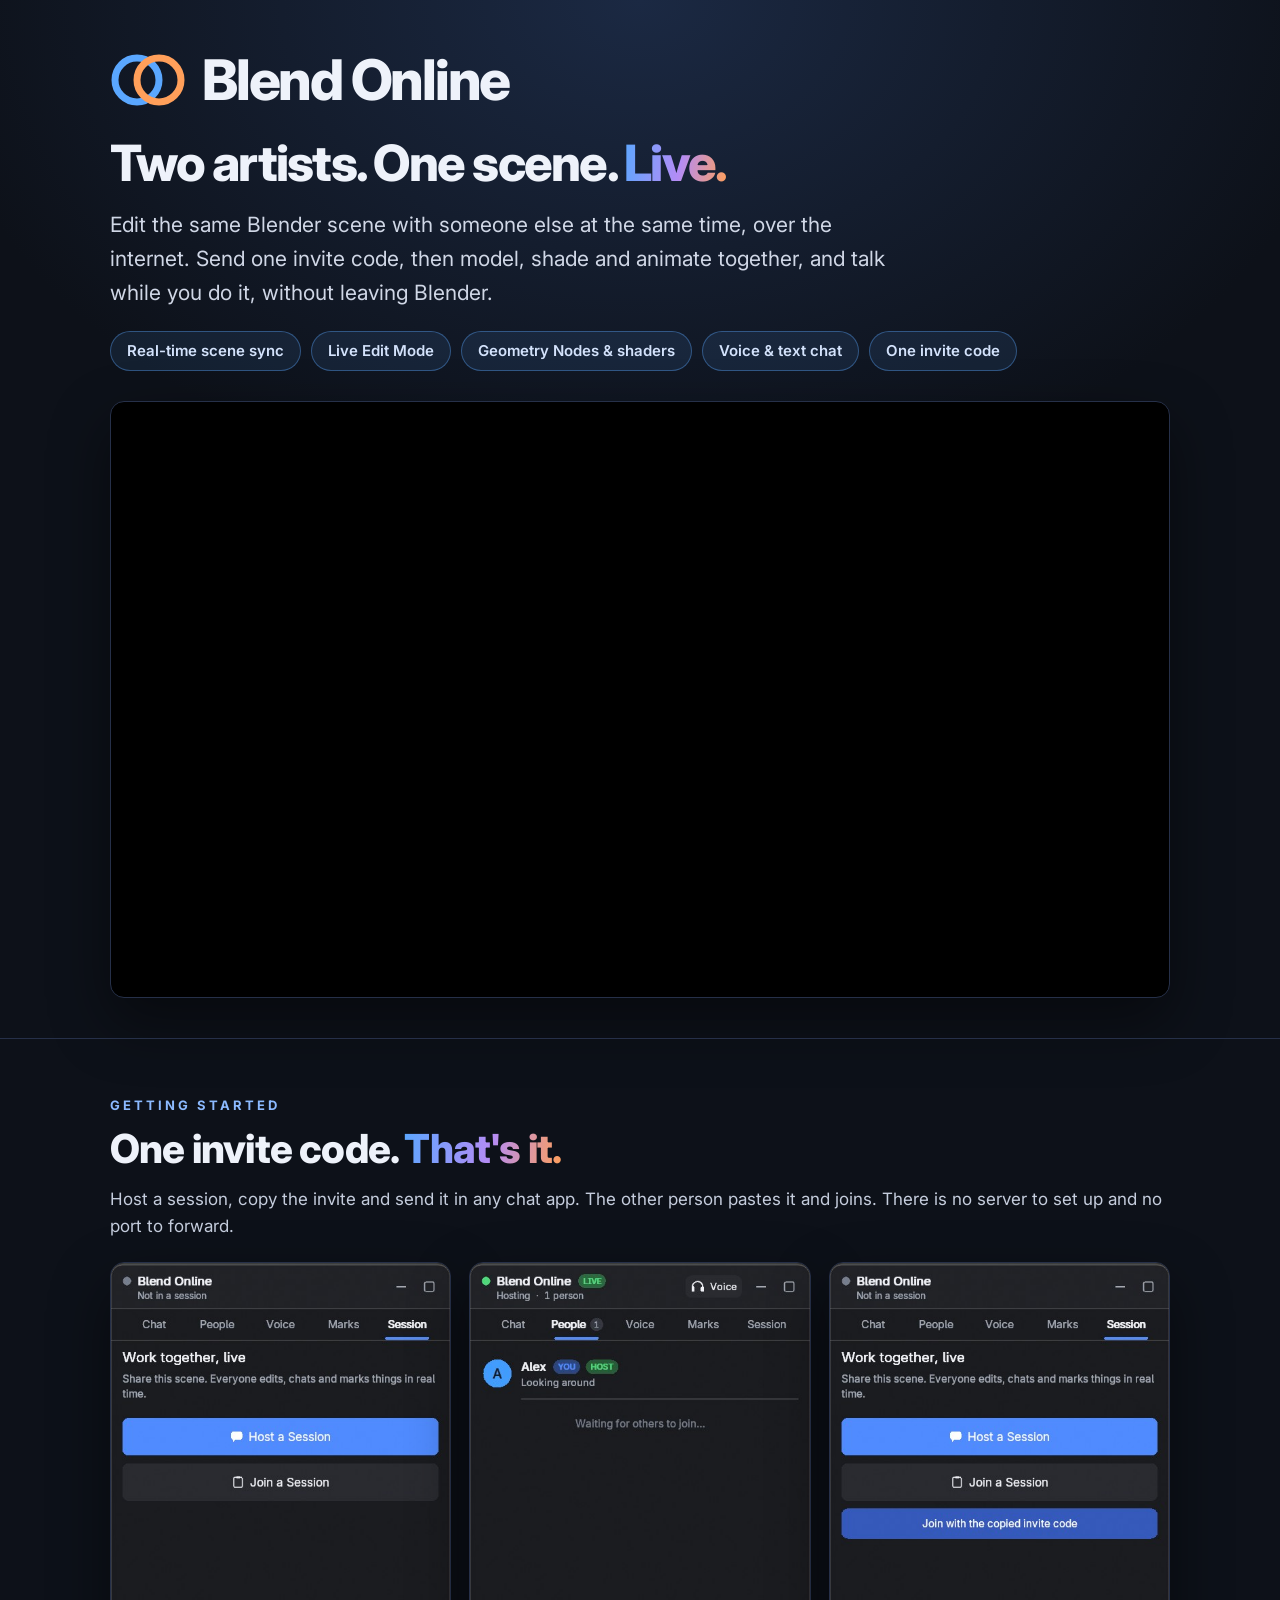
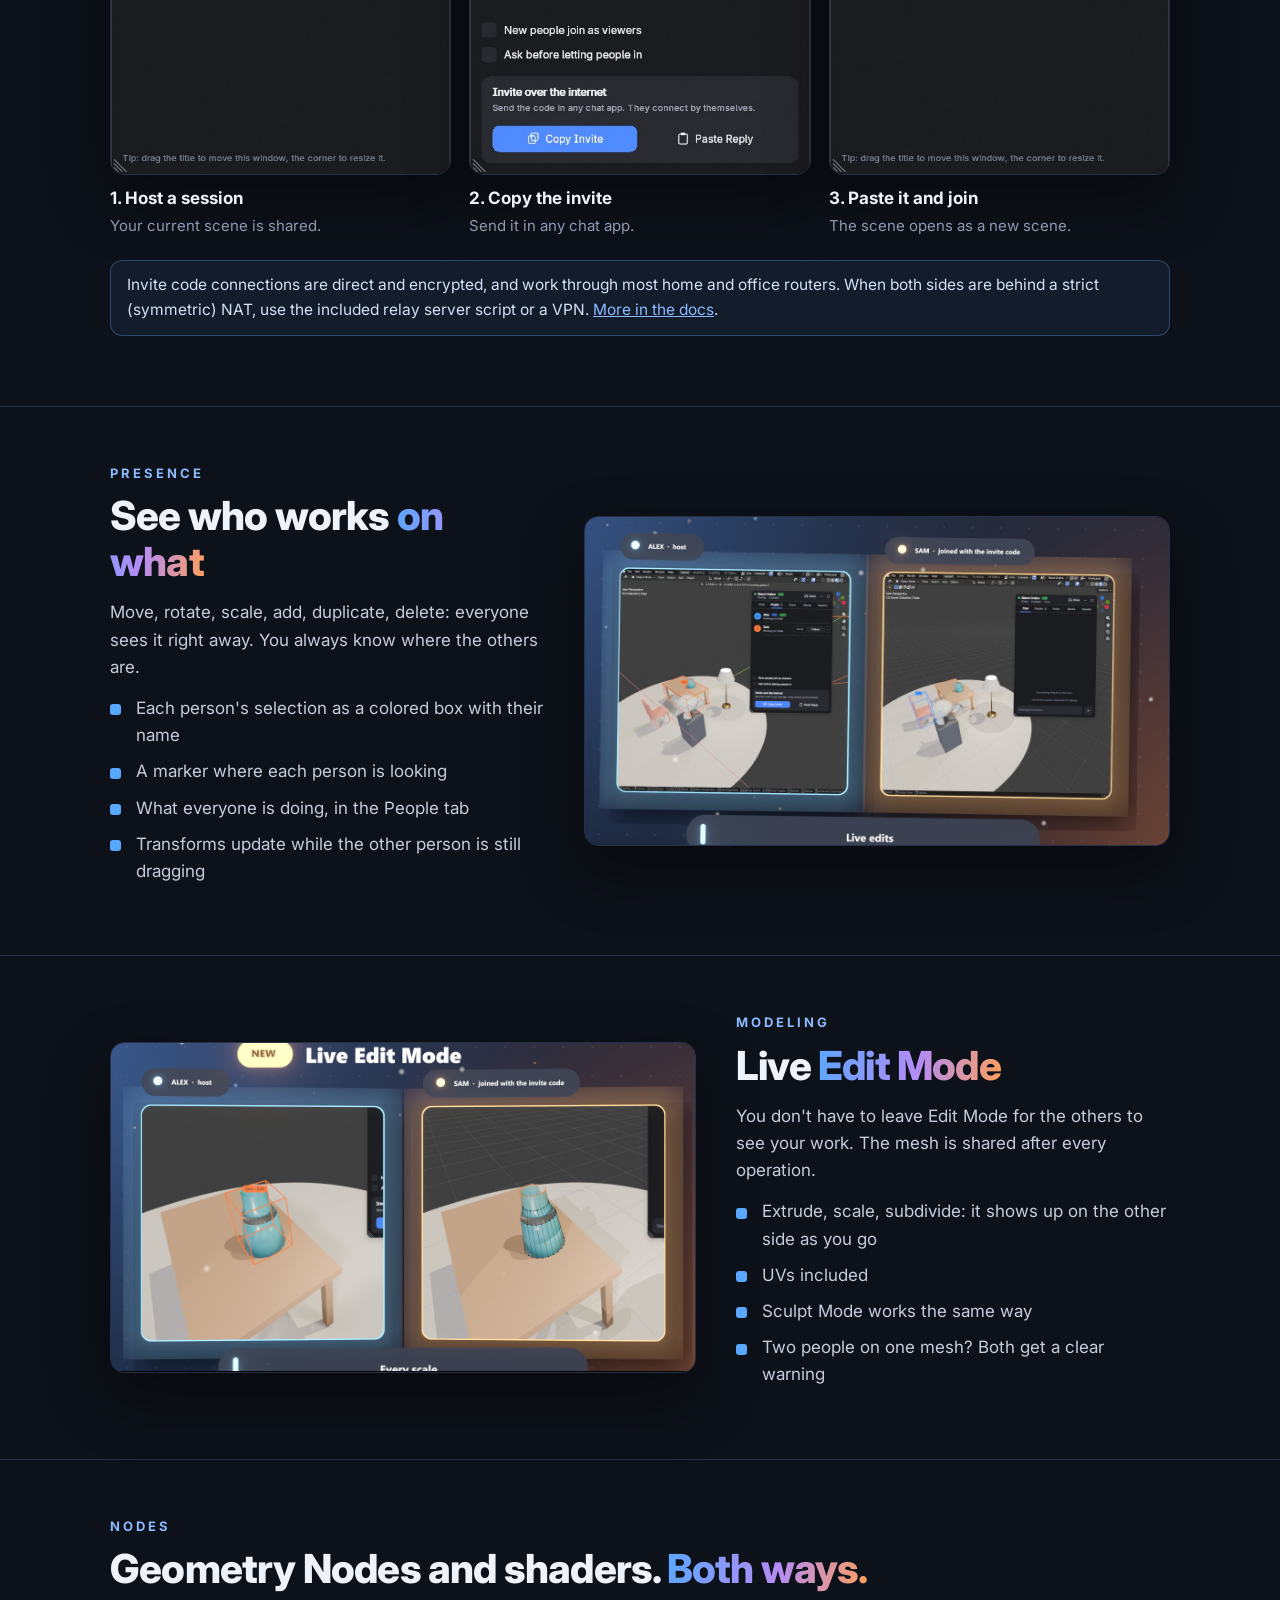
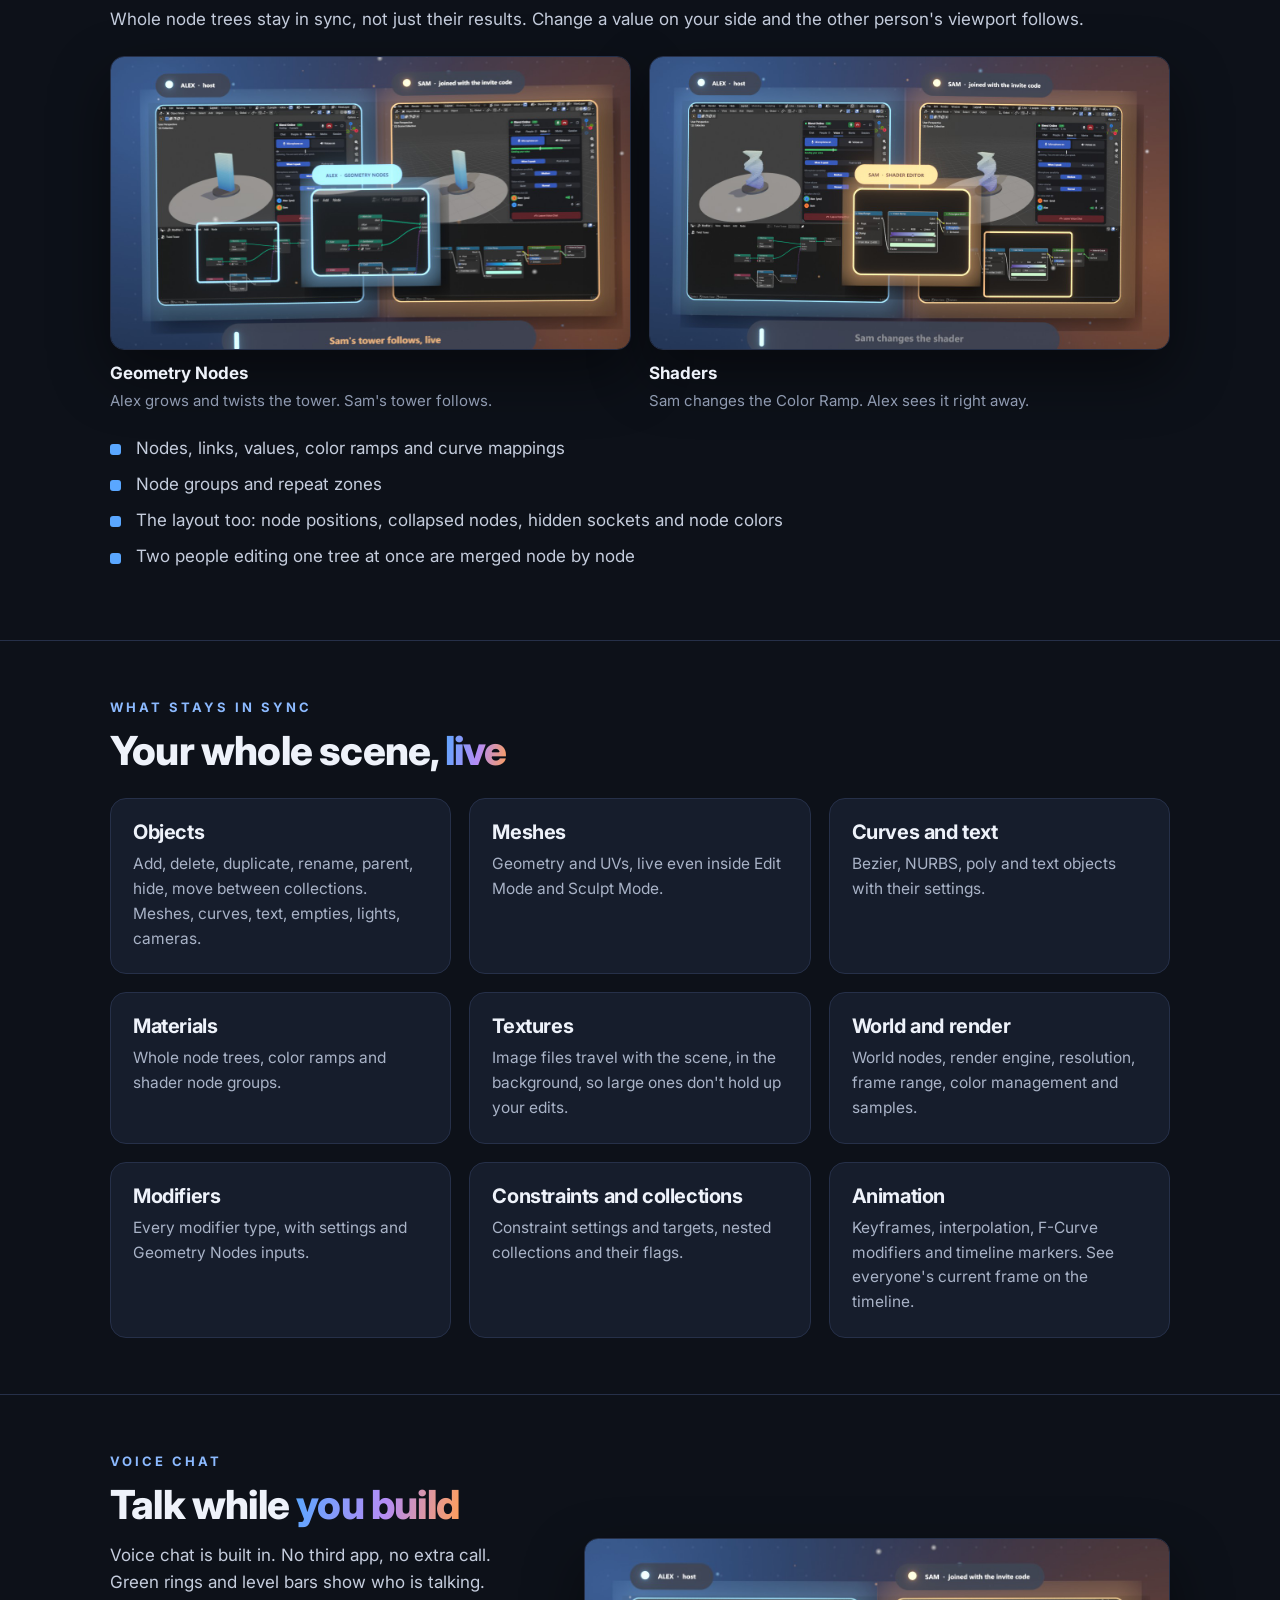
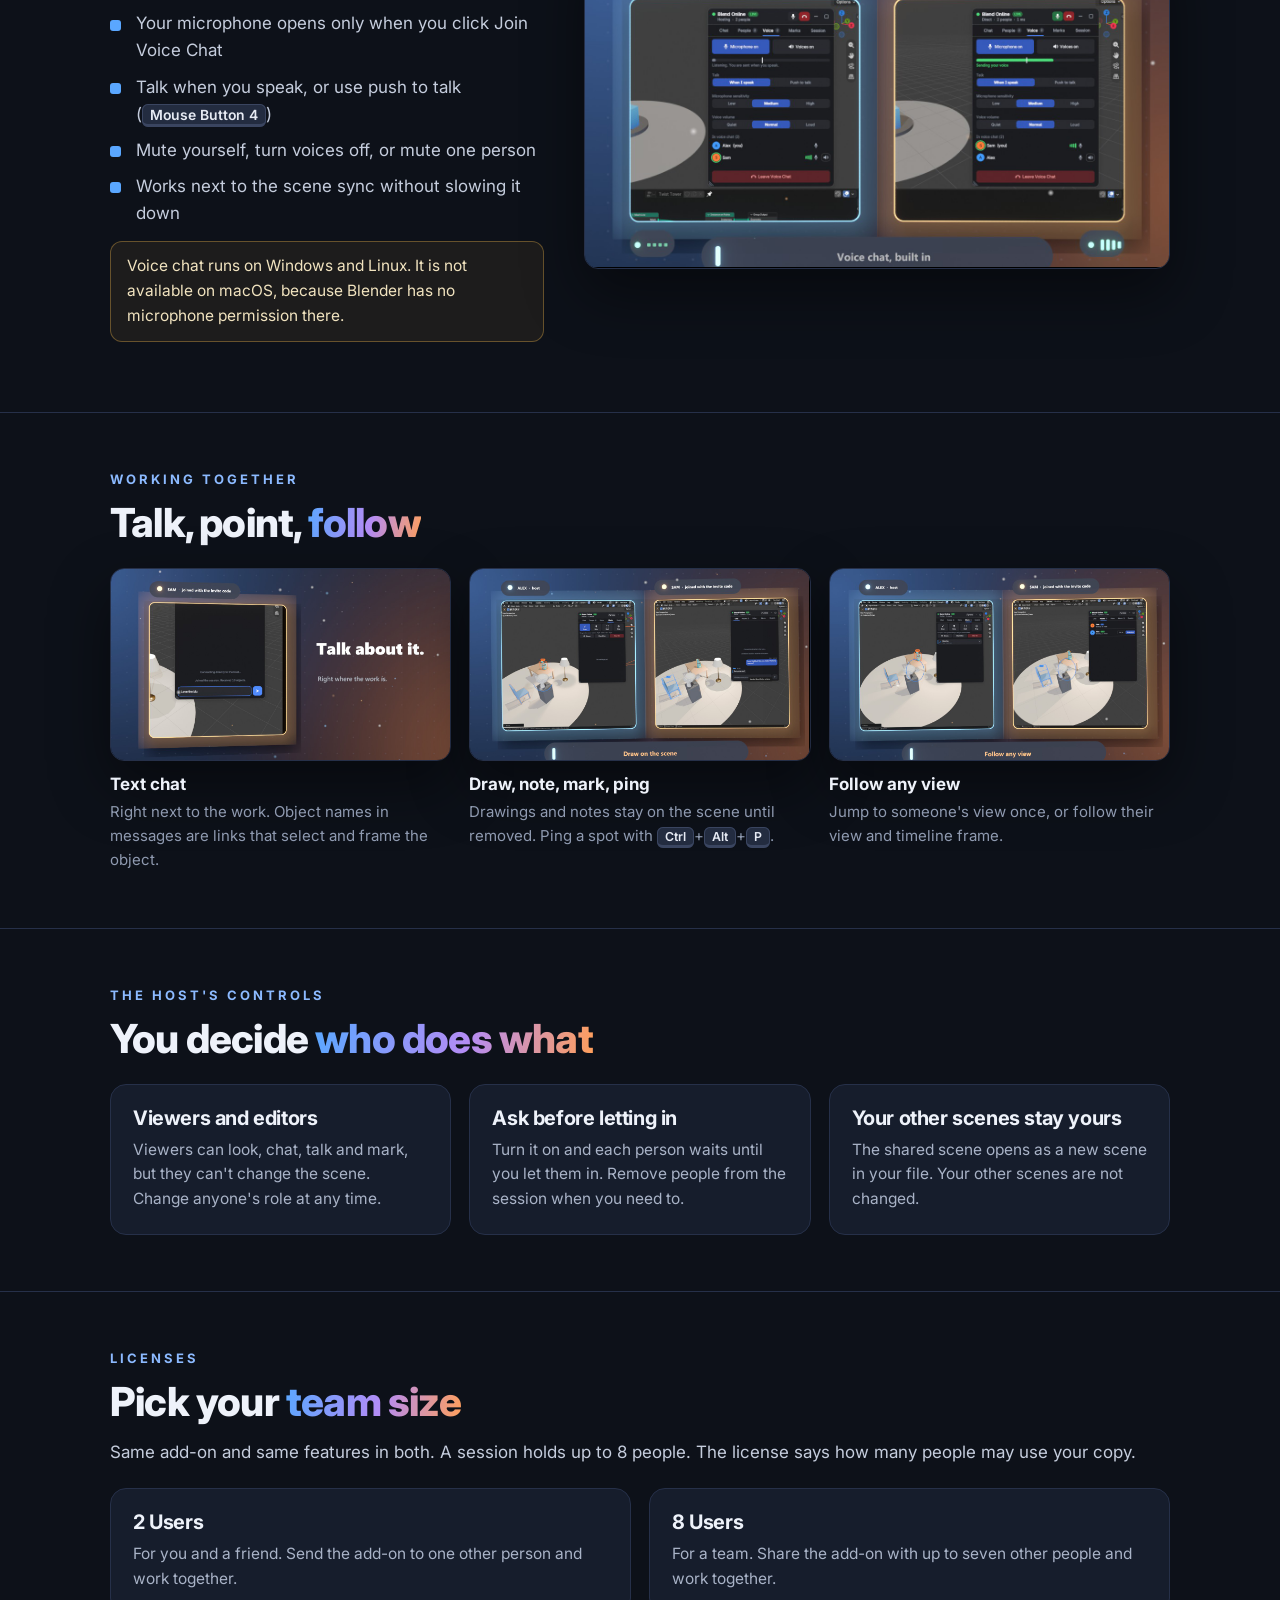
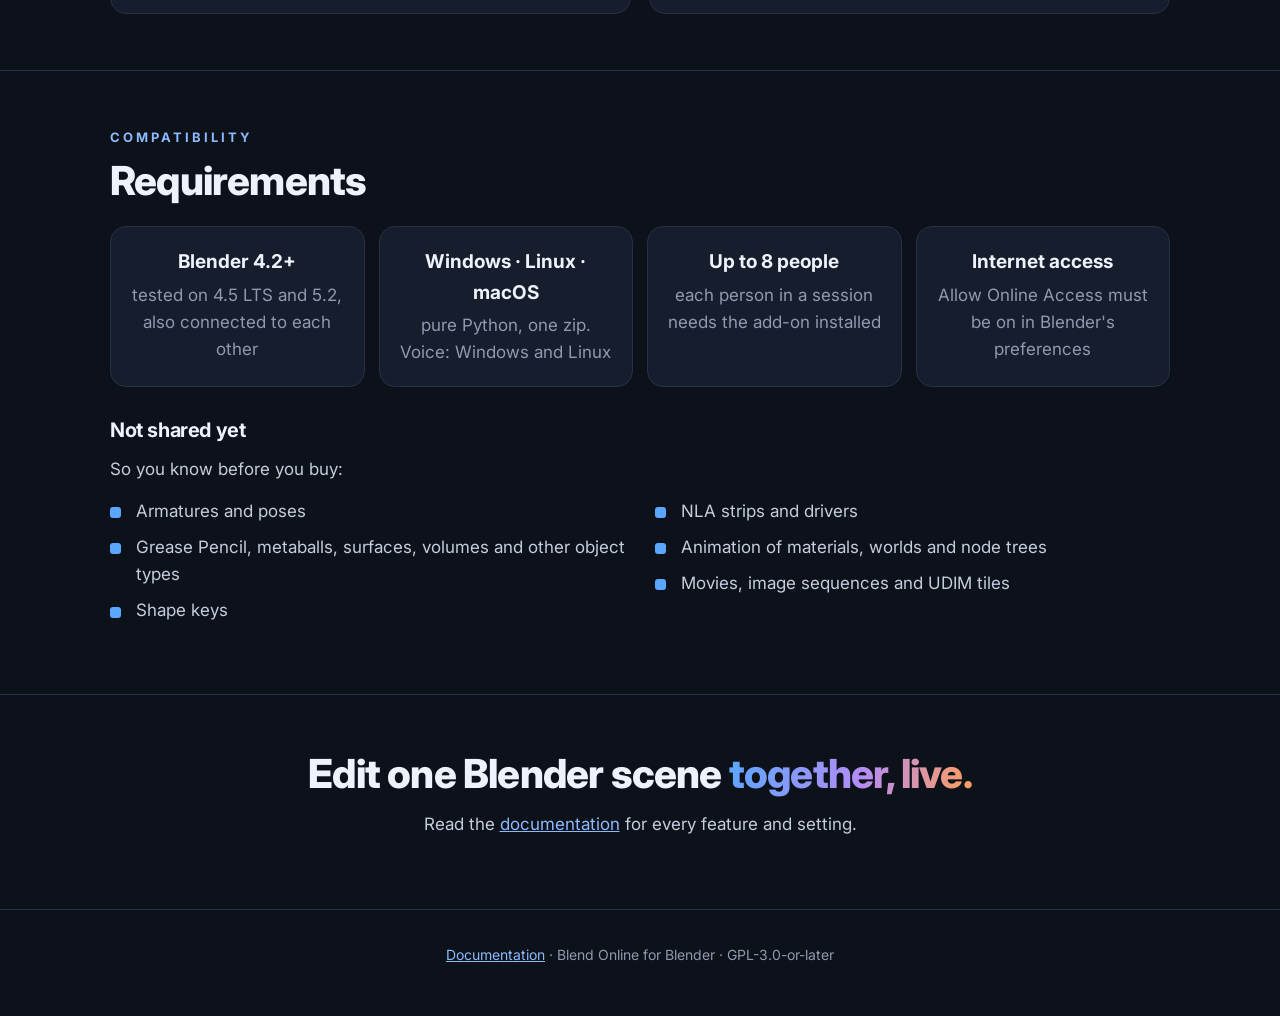
<file: index.html>
<!doctype html>
<html lang="en">
<head>
<meta charset="utf-8">
<meta name="viewport" content="width=device-width, initial-scale=1">
<title>Blend Online for Blender</title>
<meta name="description" content="Blend Online: edit one Blender scene together in real time over the internet, with voice and text chat. Join with one invite code.">
<meta property="og:title" content="Blend Online for Blender">
<meta property="og:description" content="Two artists. One scene. Live. Edit one Blender scene together in real time.">
<meta property="og:image" content="images/cover.jpg">
<link rel="icon" href="images/logo.png">
<link rel="stylesheet" href="assets/style.css">
<style>
.hero { padding: 48px 0 40px; background: radial-gradient(ellipse 80% 70% at 50% 0%, #1b2943 0%, var(--bg) 70%); }
.hero .brand { margin-bottom: 24px; }
.tagline { font-size: clamp(30px, 4.6vw, 50px); font-weight: 800; letter-spacing: -.035em; line-height: 1.08; margin: 0 0 18px; color: var(--text); }
.lead { font-size: clamp(18px, 2.2vw, 21px); color: #d0d7e6; max-width: 800px; margin-bottom: 22px; }
.chips { display: flex; flex-wrap: wrap; gap: 10px; margin-bottom: 30px; }
.chip { padding: 7px 16px; border-radius: 999px; background: rgba(90,167,255,.1); border: 1px solid rgba(90,167,255,.38); color: #d3e2fb; font-weight: 600; font-size: 15px; }
.spec .card { text-align: center; padding: 20px 14px; }
.spec b { display: block; font-size: 19px; margin-bottom: 4px; }
.cta { text-align: center; }
.not { columns: 2; column-gap: 30px; }
.not li { break-inside: avoid; }
@media (max-width: 820px) { .not { columns: 1; } }
</style>
</head>
<body>

<header class="hero">
  <div class="wrap">
    <div class="brand"><img class="logo" src="images/logo.svg" alt=""><h1>Blend Online</h1></div>
    <p class="tagline">Two artists. One scene. <span class="grad">Live.</span></p>
    <p class="lead">Edit the same Blender scene with someone else at the same time, over the internet. Send one invite code, then model, shade and animate together, and talk while you do it, without leaving Blender.</p>
    <div class="chips">
      <span class="chip">Real-time scene sync</span>
      <span class="chip">Live Edit Mode</span>
      <span class="chip">Geometry Nodes &amp; shaders</span>
      <span class="chip">Voice &amp; text chat</span>
      <span class="chip">One invite code</span>
    </div>
    <div class="media">
      <iframe src="https://www.youtube-nocookie.com/embed/EWpHzKYHCZs?rel=0" title="Blend Online promo video" allow="accelerometer; autoplay; clipboard-write; encrypted-media; gyroscope; picture-in-picture; web-share" referrerpolicy="strict-origin-when-cross-origin" allowfullscreen loading="lazy"></iframe>
    </div>
  </div>
</header>

<section>
  <div class="wrap">
    <div class="kicker">Getting started</div>
    <h2>One invite code. <span class="grad">That's it.</span></h2>
    <p>Host a session, copy the invite and send it in any chat app. The other person pastes it and joins. There is no server to set up and no port to forward.</p>
    <div class="grid3" style="margin-top:22px">
      <figure><div class="media"><img src="images/win_host.jpg" alt="The Session tab with the Host a Session button" loading="lazy"></div><figcaption><b>1. Host a session</b>Your current scene is shared.</figcaption></figure>
      <figure><div class="media"><img src="images/win_invite.jpg" alt="The People tab with the Copy Invite button" loading="lazy"></div><figcaption><b>2. Copy the invite</b>Send it in any chat app.</figcaption></figure>
      <figure><div class="media"><img src="images/win_join.jpg" alt="The Session tab with Join with the copied invite code" loading="lazy"></div><figcaption><b>3. Paste it and join</b>The scene opens as a new scene.</figcaption></figure>
    </div>
    <p class="note" style="margin-top:22px">Invite code connections are direct and encrypted, and work through most home and office routers. When both sides are behind a strict (symmetric) NAT, use the included relay server script or a VPN. <a href="docs.html#connect">More in the docs</a>.</p>
  </div>
</section>

<section>
  <div class="wrap split">
    <div class="txt">
      <div class="kicker">Presence</div>
      <h2>See who works <span class="grad">on what</span></h2>
      <p>Move, rotate, scale, add, duplicate, delete: everyone sees it right away. You always know where the others are.</p>
      <ul class="ticks">
        <li>Each person's selection as a colored box with their name</li>
        <li>A marker where each person is looking</li>
        <li>What everyone is doing, in the People tab</li>
        <li>Transforms update while the other person is still dragging</li>
      </ul>
    </div>
    <div class="media"><video src="media/presence.mp4" poster="images/poster_presence.jpg" autoplay muted loop playsinline preload="metadata"></video></div>
  </div>
</section>

<section>
  <div class="wrap split rev">
    <div class="txt">
      <div class="kicker">Modeling</div>
      <h2>Live <span class="grad">Edit Mode</span></h2>
      <p>You don't have to leave Edit Mode for the others to see your work. The mesh is shared after every operation.</p>
      <ul class="ticks">
        <li>Extrude, scale, subdivide: it shows up on the other side as you go</li>
        <li>UVs included</li>
        <li>Sculpt Mode works the same way</li>
        <li>Two people on one mesh? Both get a clear warning</li>
      </ul>
    </div>
    <div class="media"><video src="media/edit.mp4" poster="images/poster_edit.jpg" autoplay muted loop playsinline preload="metadata"></video></div>
  </div>
</section>

<section>
  <div class="wrap">
    <div class="kicker">Nodes</div>
    <h2>Geometry Nodes and shaders. <span class="grad">Both ways.</span></h2>
    <p>Whole node trees stay in sync, not just their results. Change a value on your side and the other person's viewport follows.</p>
    <div class="grid2" style="margin-top:22px">
      <figure><div class="media"><video src="media/nodes.mp4" poster="images/poster_nodes.jpg" autoplay muted loop playsinline preload="metadata"></video></div><figcaption><b>Geometry Nodes</b>Alex grows and twists the tower. Sam's tower follows.</figcaption></figure>
      <figure><div class="media"><video src="media/shader.mp4" poster="images/poster_shader.jpg" autoplay muted loop playsinline preload="metadata"></video></div><figcaption><b>Shaders</b>Sam changes the Color Ramp. Alex sees it right away.</figcaption></figure>
    </div>
    <ul class="ticks" style="margin-top:22px">
      <li>Nodes, links, values, color ramps and curve mappings</li>
      <li>Node groups and repeat zones</li>
      <li>The layout too: node positions, collapsed nodes, hidden sockets and node colors</li>
      <li>Two people editing one tree at once are merged node by node</li>
    </ul>
  </div>
</section>

<section>
  <div class="wrap">
    <div class="kicker">What stays in sync</div>
    <h2>Your whole scene, <span class="grad">live</span></h2>
    <div class="grid3" style="margin-top:24px">
      <div class="card"><h3>Objects</h3><p>Add, delete, duplicate, rename, parent, hide, move between collections. Meshes, curves, text, empties, lights, cameras.</p></div>
      <div class="card"><h3>Meshes</h3><p>Geometry and UVs, live even inside Edit Mode and Sculpt Mode.</p></div>
      <div class="card"><h3>Curves and text</h3><p>Bezier, NURBS, poly and text objects with their settings.</p></div>
      <div class="card"><h3>Materials</h3><p>Whole node trees, color ramps and shader node groups.</p></div>
      <div class="card"><h3>Textures</h3><p>Image files travel with the scene, in the background, so large ones don't hold up your edits.</p></div>
      <div class="card"><h3>World and render</h3><p>World nodes, render engine, resolution, frame range, color management and samples.</p></div>
      <div class="card"><h3>Modifiers</h3><p>Every modifier type, with settings and Geometry Nodes inputs.</p></div>
      <div class="card"><h3>Constraints and collections</h3><p>Constraint settings and targets, nested collections and their flags.</p></div>
      <div class="card"><h3>Animation</h3><p>Keyframes, interpolation, F-Curve modifiers and timeline markers. See everyone's current frame on the timeline.</p></div>
    </div>
  </div>
</section>

<section>
  <div class="wrap split">
    <div class="txt">
      <div class="kicker">Voice chat</div>
      <h2>Talk while <span class="grad">you build</span></h2>
      <p>Voice chat is built in. No third app, no extra call. Green rings and level bars show who is talking.</p>
      <ul class="ticks">
        <li>Your microphone opens only when you click Join Voice Chat</li>
        <li>Talk when you speak, or use push to talk (<kbd>Mouse Button 4</kbd>)</li>
        <li>Mute yourself, turn voices off, or mute one person</li>
        <li>Works next to the scene sync without slowing it down</li>
      </ul>
      <p class="note warn">Voice chat runs on Windows and Linux. It is not available on macOS, because Blender has no microphone permission there.</p>
    </div>
    <div class="media"><video src="media/voice.mp4" poster="images/poster_voice.jpg" autoplay muted loop playsinline preload="metadata"></video></div>
  </div>
</section>

<section>
  <div class="wrap">
    <div class="kicker">Working together</div>
    <h2>Talk, point, <span class="grad">follow</span></h2>
    <div class="grid3 videos" style="margin-top:22px">
      <figure><div class="media"><video src="media/chat.mp4" poster="images/poster_chat.jpg" autoplay muted loop playsinline preload="metadata"></video></div><figcaption><b>Text chat</b>Right next to the work. Object names in messages are links that select and frame the object.</figcaption></figure>
      <figure><div class="media"><video src="media/draw.mp4" poster="images/poster_draw.jpg" autoplay muted loop playsinline preload="metadata"></video></div><figcaption><b>Draw, note, mark, ping</b>Drawings and notes stay on the scene until removed. Ping a spot with <kbd>Ctrl</kbd>+<kbd>Alt</kbd>+<kbd>P</kbd>.</figcaption></figure>
      <figure><div class="media"><video src="media/follow.mp4" poster="images/poster_follow.jpg" autoplay muted loop playsinline preload="metadata"></video></div><figcaption><b>Follow any view</b>Jump to someone's view once, or follow their view and timeline frame.</figcaption></figure>
    </div>
  </div>
</section>

<section>
  <div class="wrap">
    <div class="kicker">The host's controls</div>
    <h2>You decide <span class="grad">who does what</span></h2>
    <div class="grid3" style="margin-top:22px">
      <div class="card"><h3>Viewers and editors</h3><p>Viewers can look, chat, talk and mark, but they can't change the scene. Change anyone's role at any time.</p></div>
      <div class="card"><h3>Ask before letting in</h3><p>Turn it on and each person waits until you let them in. Remove people from the session when you need to.</p></div>
      <div class="card"><h3>Your other scenes stay yours</h3><p>The shared scene opens as a new scene in your file. Your other scenes are not changed.</p></div>
    </div>
  </div>
</section>

<section>
  <div class="wrap">
    <div class="kicker">Licenses</div>
    <h2>Pick your <span class="grad">team size</span></h2>
    <p>Same add-on and same features in both. A session holds up to 8 people. The license says how many people may use your copy.</p>
    <div class="grid2" style="margin-top:22px">
      <div class="card"><h3>2 Users</h3><p>For you and a friend. Send the add-on to one other person and work together.</p></div>
      <div class="card"><h3>8 Users</h3><p>For a team. Share the add-on with up to seven other people and work together.</p></div>
    </div>
  </div>
</section>

<section>
  <div class="wrap">
    <div class="kicker">Compatibility</div>
    <h2>Requirements</h2>
    <div class="grid4 spec" style="margin-top:22px">
      <div class="card"><b>Blender 4.2+</b><span class="muted">tested on 4.5 LTS and 5.2, also connected to each other</span></div>
      <div class="card"><b>Windows · Linux · macOS</b><span class="muted">pure Python, one zip. Voice: Windows and Linux</span></div>
      <div class="card"><b>Up to 8 people</b><span class="muted">each person in a session needs the add-on installed</span></div>
      <div class="card"><b>Internet access</b><span class="muted">Allow Online Access must be on in Blender's preferences</span></div>
    </div>
    <h3 style="margin-top:32px">Not shared yet</h3>
    <p>So you know before you buy:</p>
    <ul class="ticks not">
      <li>Armatures and poses</li>
      <li>Grease Pencil, metaballs, surfaces, volumes and other object types</li>
      <li>Shape keys</li>
      <li>NLA strips and drivers</li>
      <li>Animation of materials, worlds and node trees</li>
      <li>Movies, image sequences and UDIM tiles</li>
    </ul>
  </div>
</section>

<section class="cta">
  <div class="wrap">
    <h2>Edit one Blender scene <span class="grad">together, live.</span></h2>
    <p>Read the <a href="docs.html">documentation</a> for every feature and setting.</p>
  </div>
</section>

<footer>
  <div class="wrap"><a href="docs.html">Documentation</a> · Blend Online for Blender · GPL-3.0-or-later</div>
</footer>

<script src="assets/embed.js"></script>
</body>
</html>
</file>
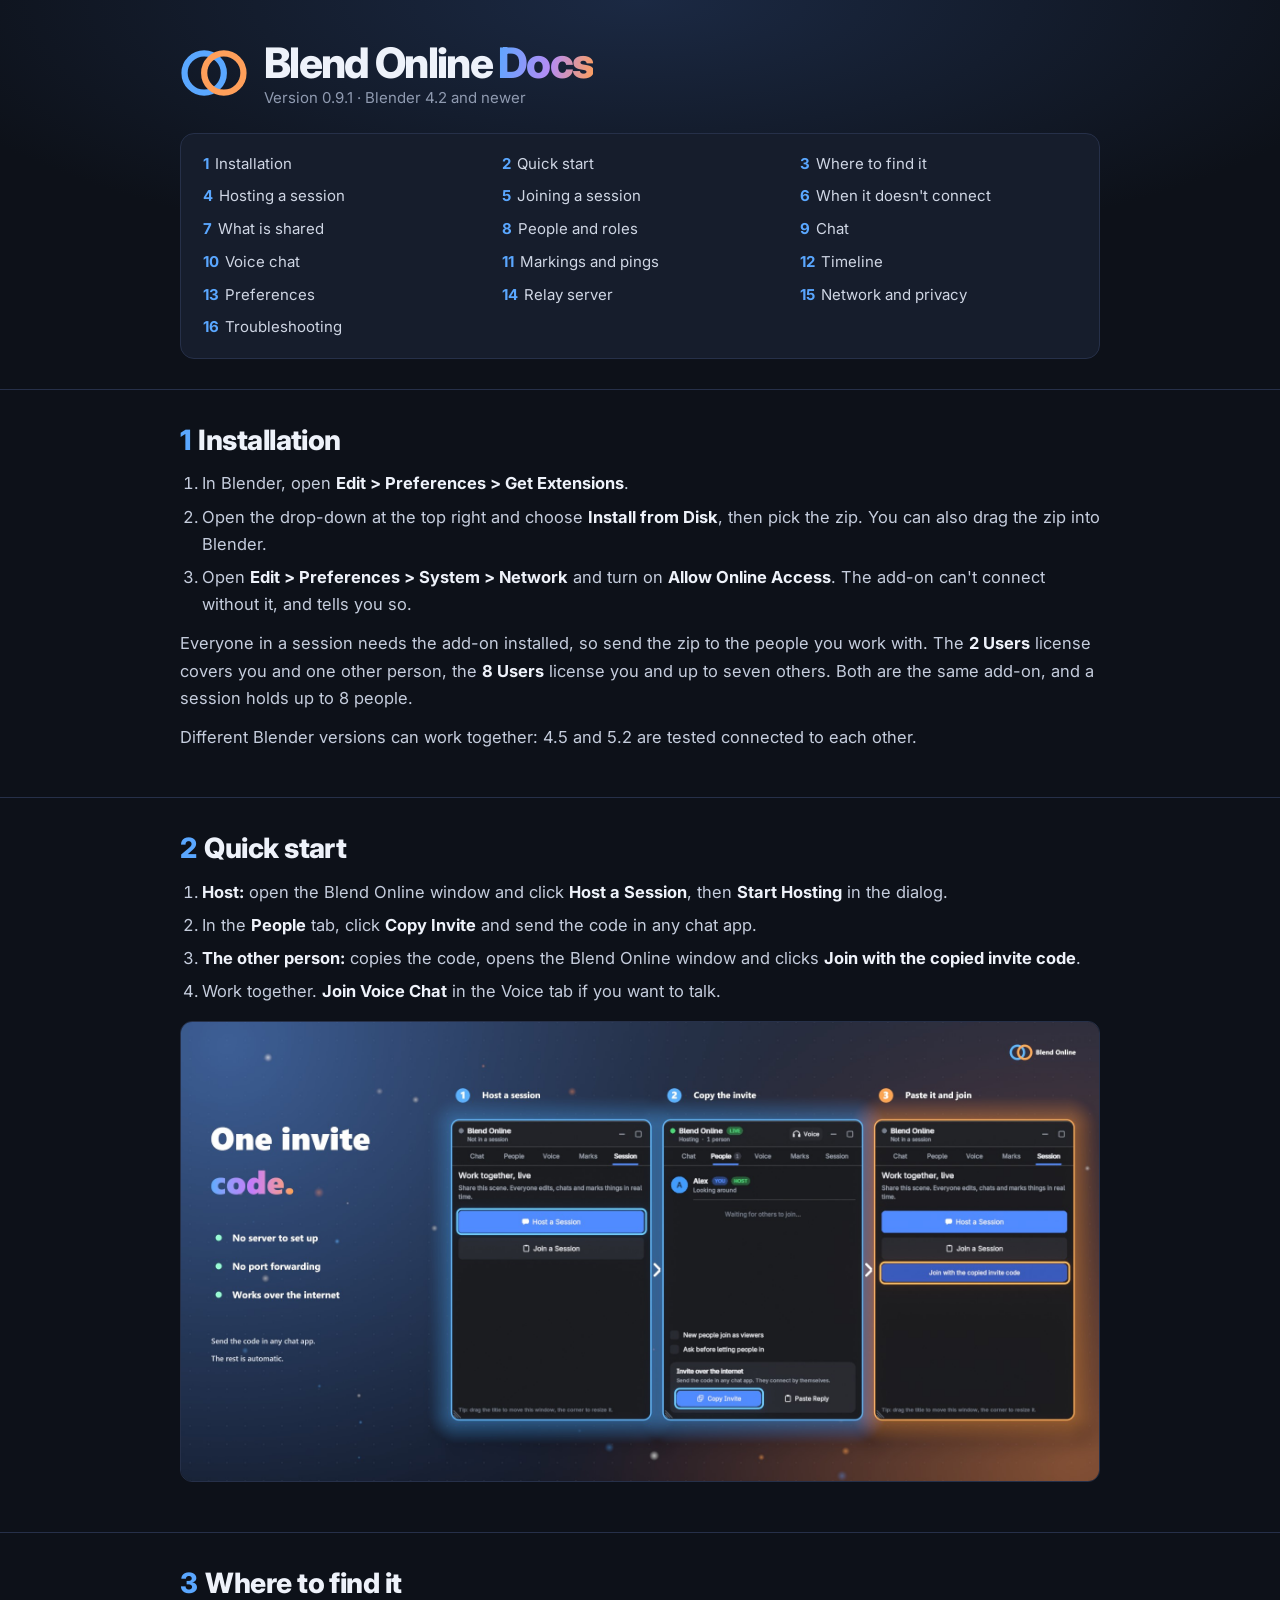
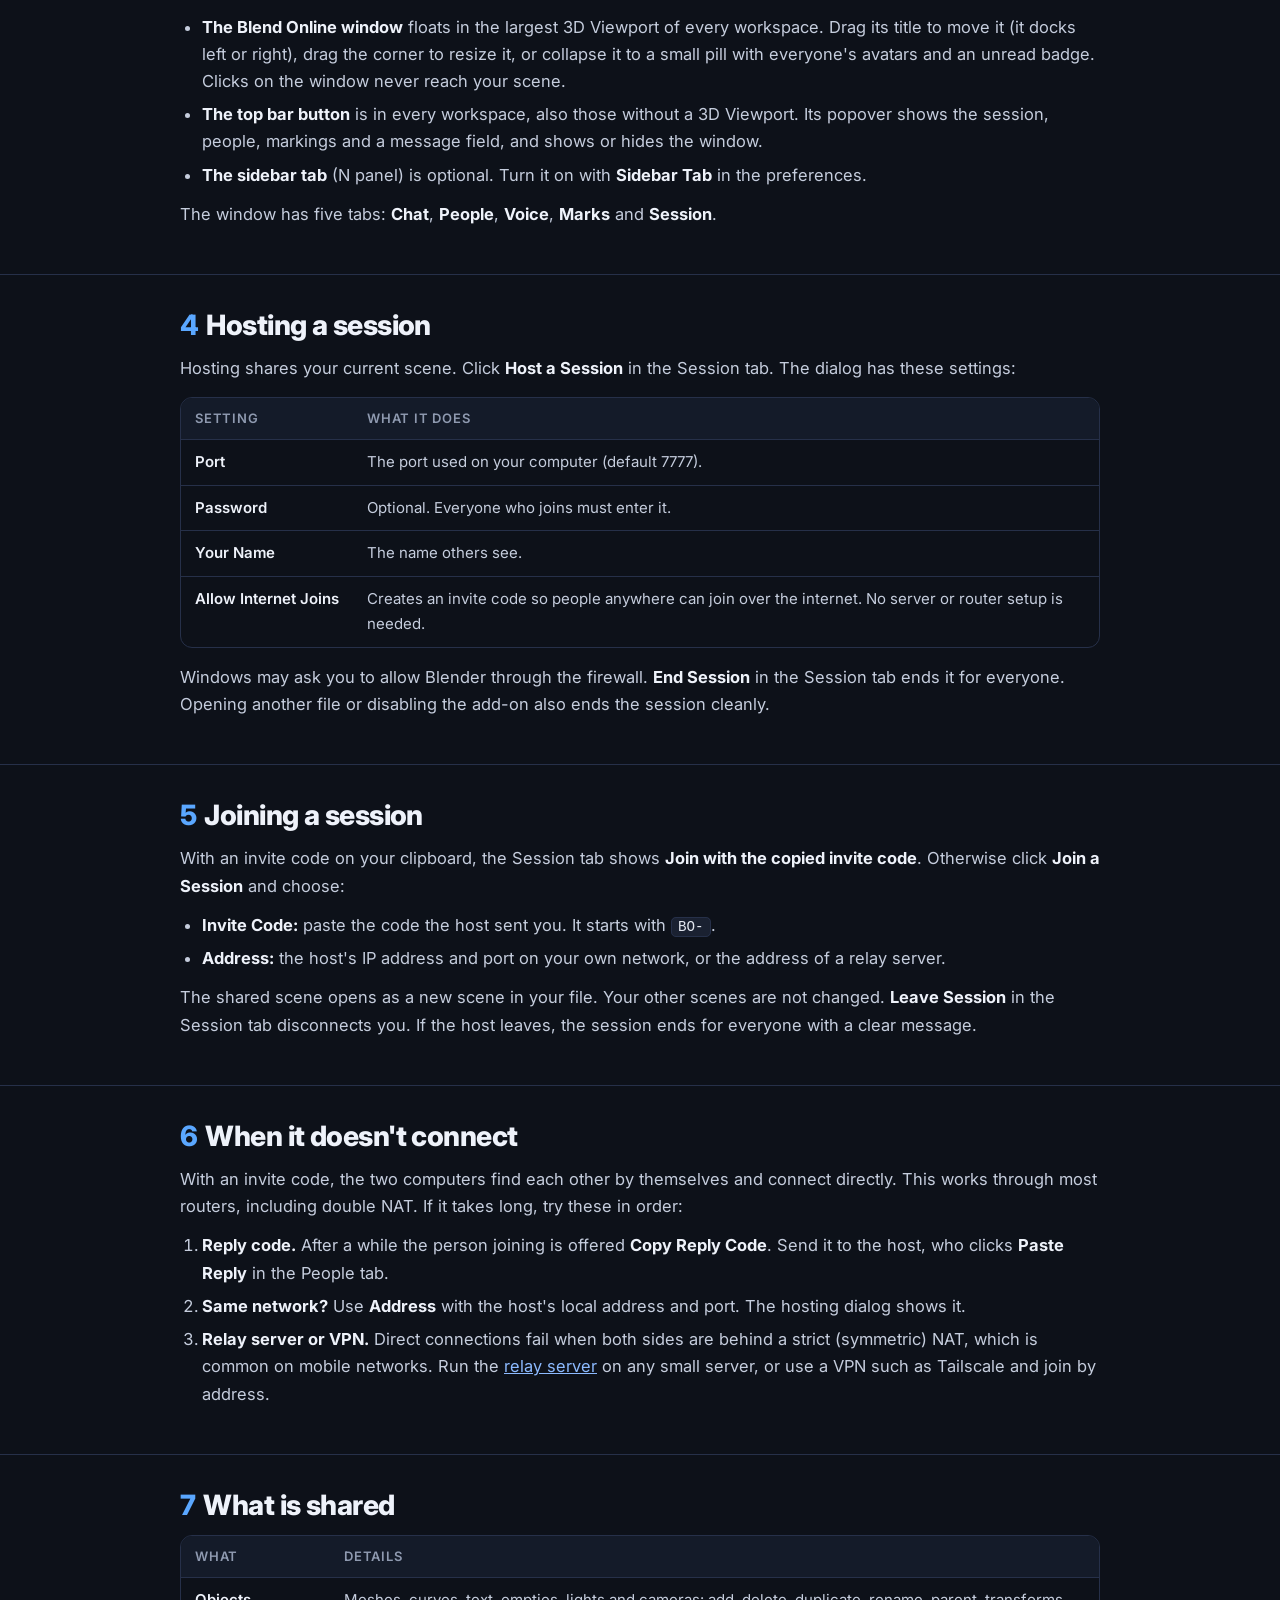
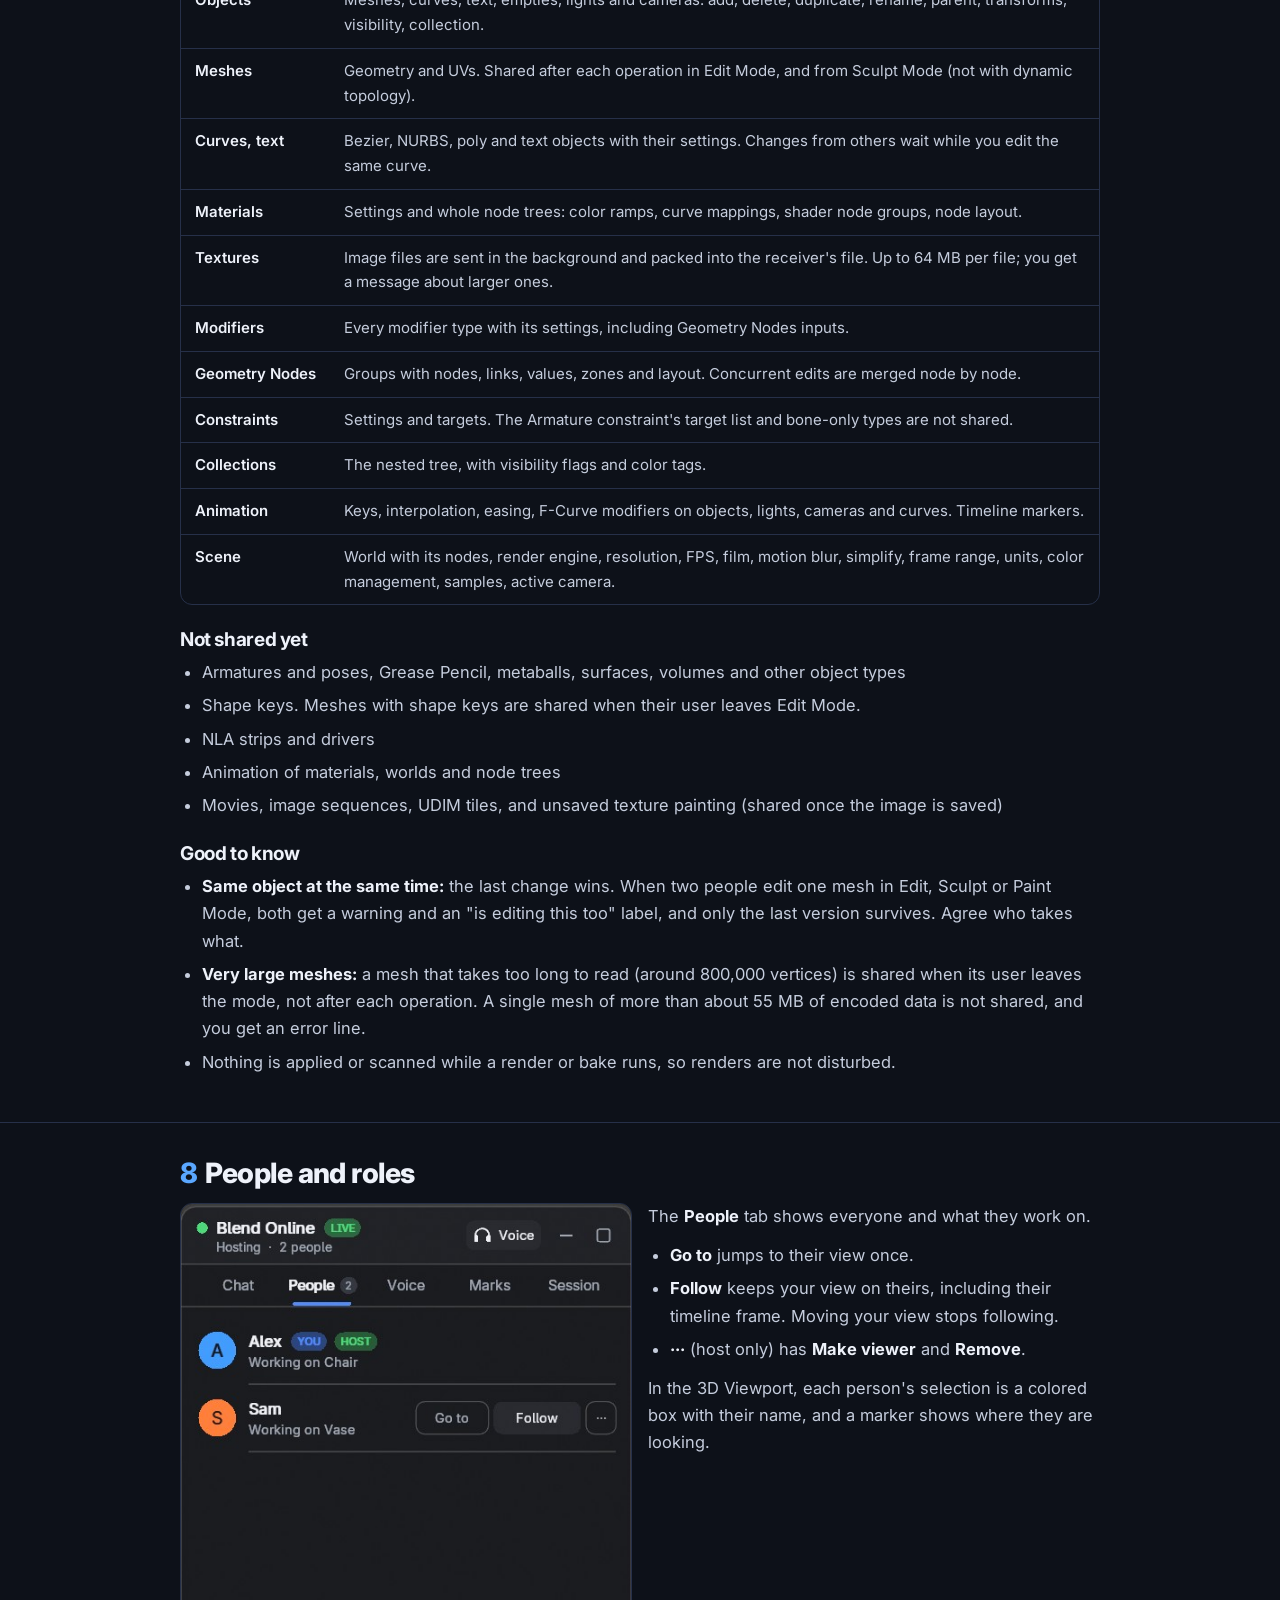
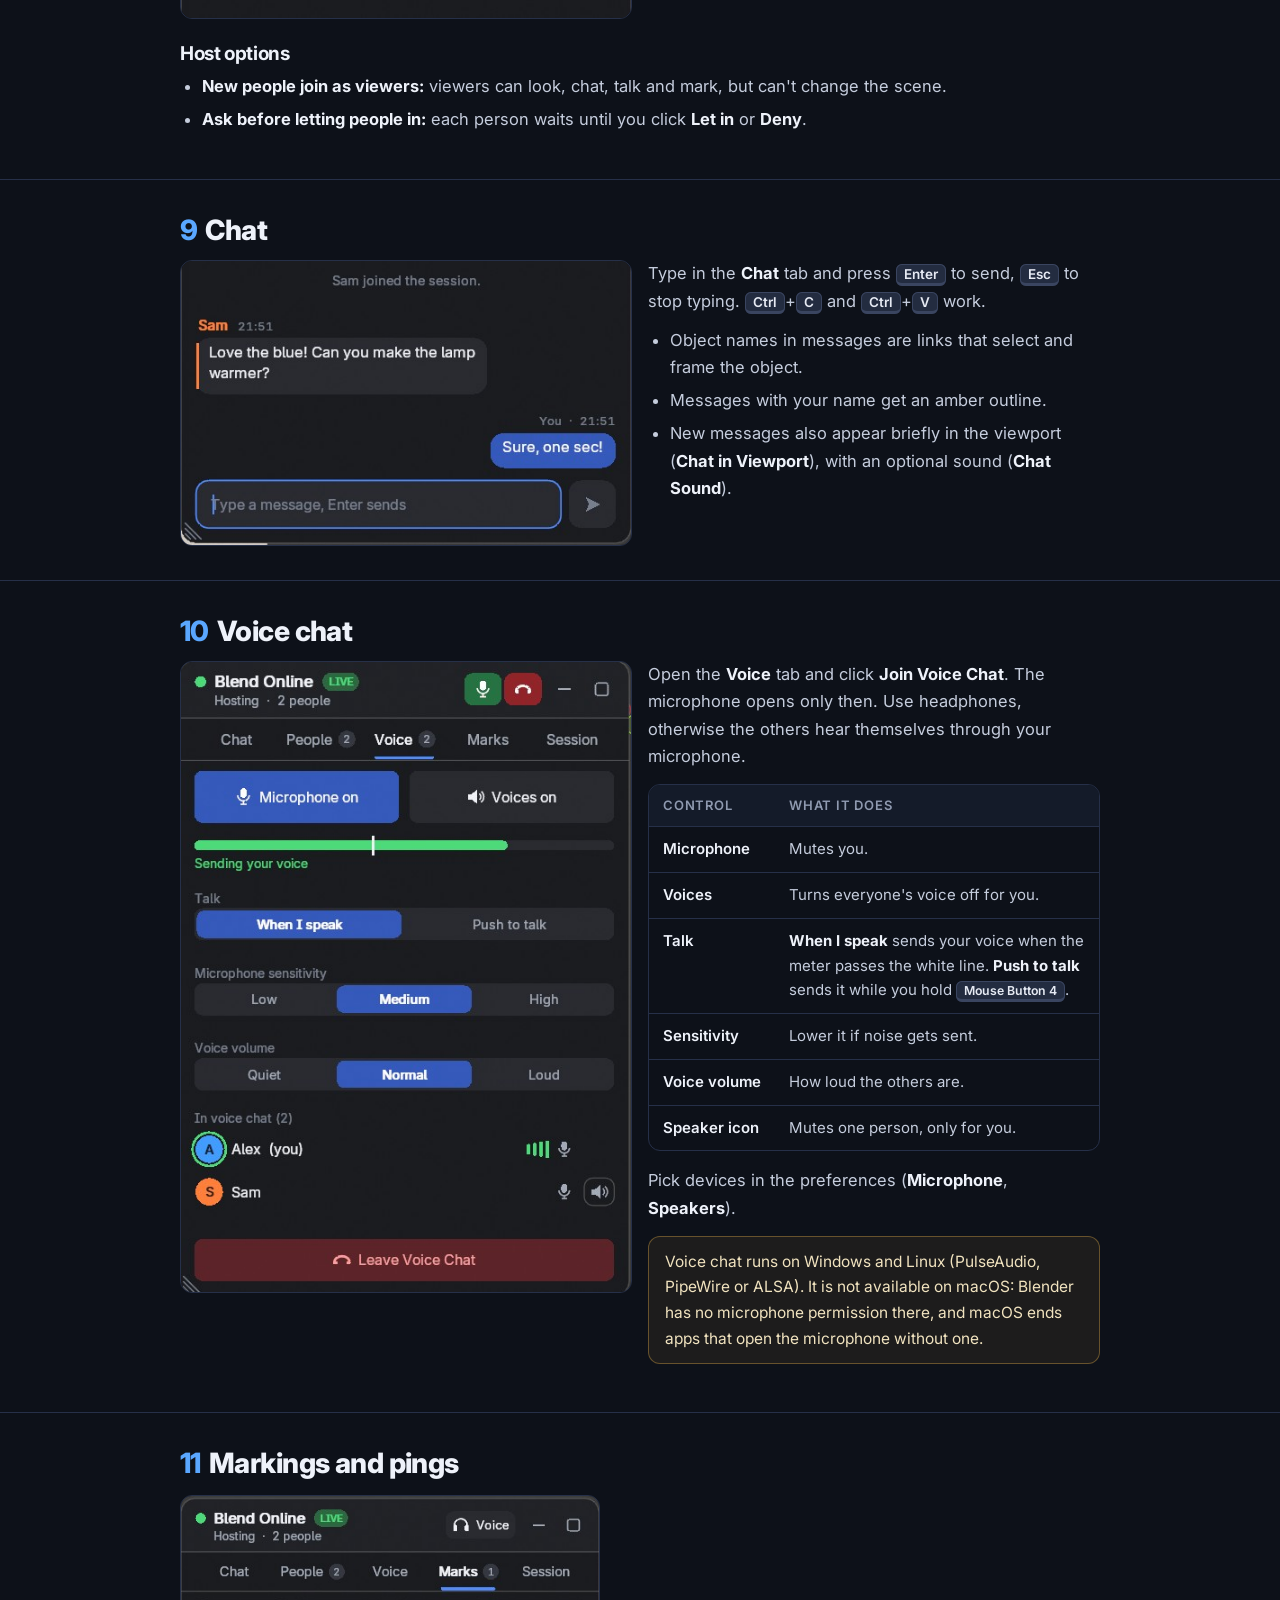
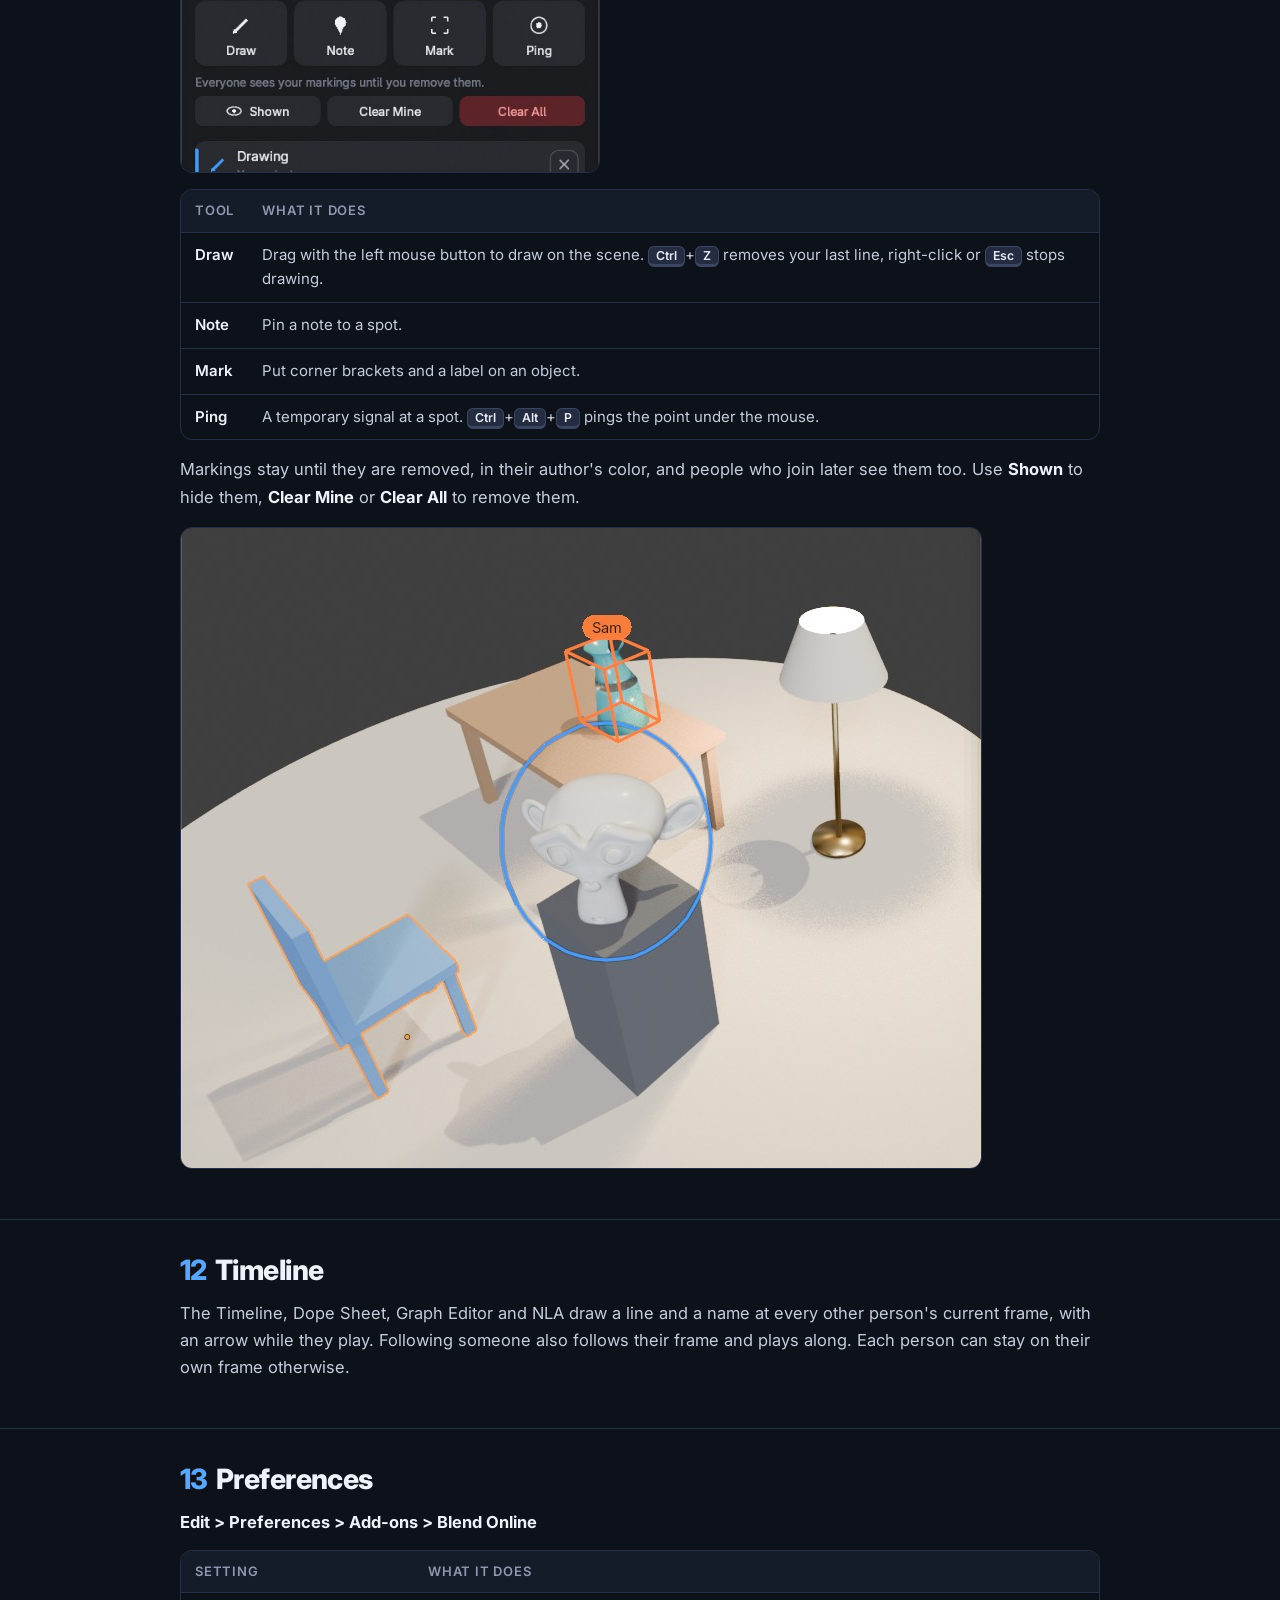
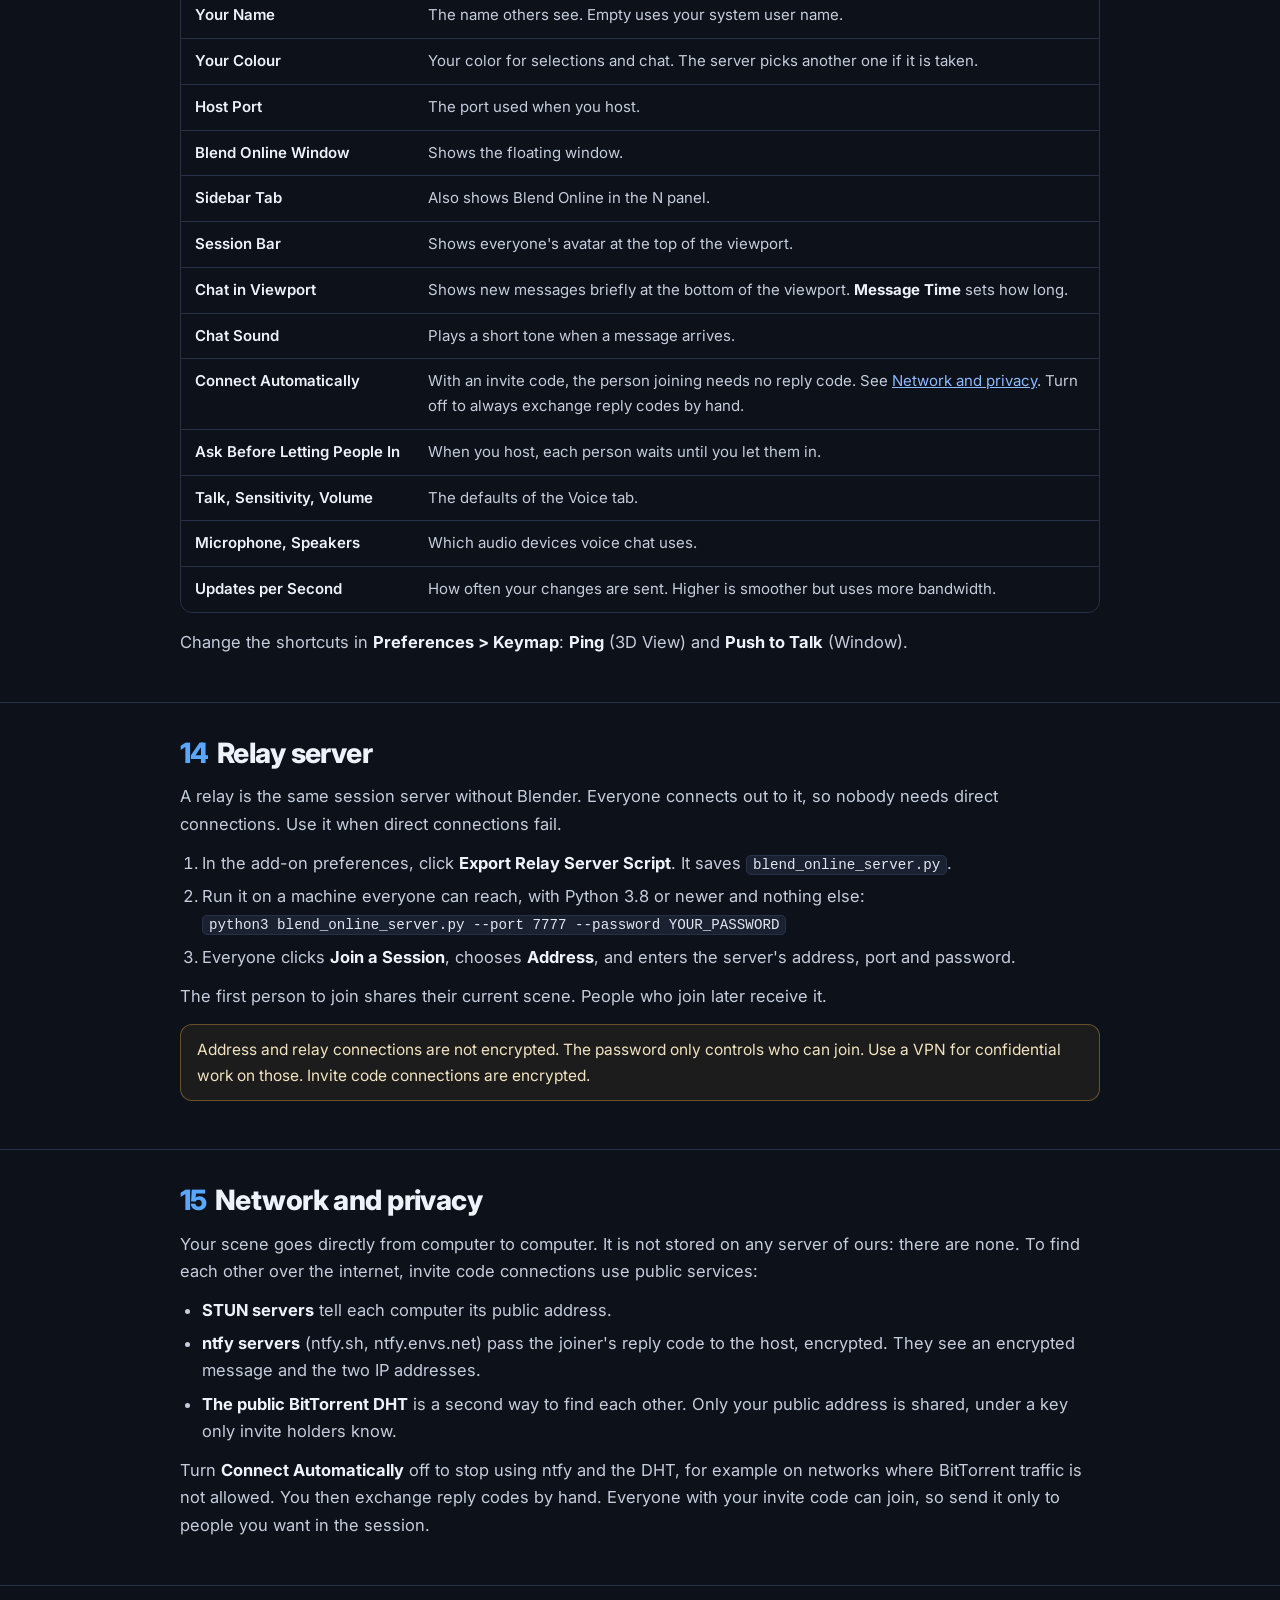
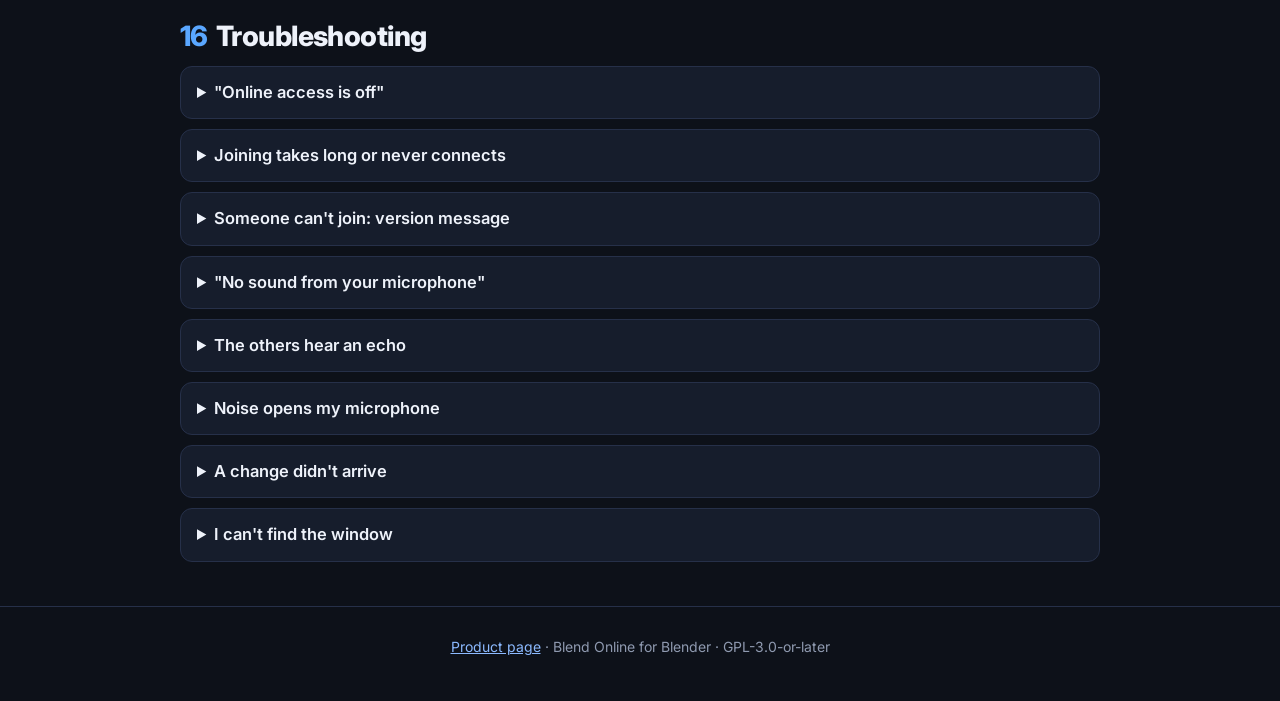
<file: docs.html>
<!doctype html>
<html lang="en">
<head>
<meta charset="utf-8">
<meta name="viewport" content="width=device-width, initial-scale=1">
<title>Blend Online Docs</title>
<meta name="description" content="Documentation for the Blend Online Blender add-on: installation, hosting and joining, what is shared, people and roles, chat, voice, markings, preferences, the relay server and troubleshooting.">
<link rel="icon" href="images/logo.png">
<link rel="stylesheet" href="assets/style.css">
<style>
body { font-size: 16.5px; line-height: 1.65; }
.wrap { max-width: 960px; }
header { padding: 40px 0 30px; background: radial-gradient(ellipse 80% 90% at 50% 0%, #1b2943 0%, var(--bg) 75%); }
.brand .logo { width: 68px; height: 50px; }
.brand h1 { font-size: clamp(28px, 4.5vw, 42px); line-height: 1.1; }
.brand small { display: block; font-size: 15px; color: var(--muted); font-weight: 400; letter-spacing: 0; margin-top: 4px; }
section { padding: 34px 0; }
h2 { font-size: 28px; }
h2 .n { color: var(--accent); margin-right: 8px; }
h3 { font-size: 19px; margin: 24px 0 8px; }
p { margin: 0 0 12px; }
ol, ul { margin: 0 0 12px; padding-left: 22px; color: var(--soft); }
li { margin-bottom: 6px; }
.toc { display: grid; grid-template-columns: repeat(3, 1fr); gap: 8px 22px; margin-top: 26px; padding: 18px 22px;
  background: var(--card); border: 1px solid var(--line); border-radius: 14px; }
.toc a { color: #cfd6e4; text-decoration: none; font-size: 15px; }
.toc a:hover { color: var(--accent2); }
.toc a span { color: var(--accent); margin-right: 6px; font-weight: 700; }
.tbl-wrap { overflow-x: auto; margin: 14px 0 16px; border: 1px solid var(--line); border-radius: 12px; }
table { width: 100%; border-collapse: collapse; font-size: 15px; }
th, td { text-align: left; padding: 10px 14px; border-bottom: 1px solid var(--line); vertical-align: top; color: var(--soft); }
tr:last-child td { border-bottom: 0; }
th { background: #141b29; color: var(--muted); font-weight: 600; font-size: 13px; text-transform: uppercase; letter-spacing: .8px; }
td:first-child { color: var(--text); font-weight: 600; white-space: nowrap; }
.shot { border-radius: 12px; border: 1px solid var(--line); margin: 16px 0; }
.two { display: grid; grid-template-columns: 1fr 1fr; gap: 16px; align-items: start; }
.two > * { min-width: 0; }
.two .shot { margin: 0; }
.narrow { max-width: 420px; }
details { background: var(--card); border: 1px solid var(--line); border-radius: 12px; padding: 12px 16px; margin-bottom: 10px; }
summary { cursor: pointer; font-weight: 600; color: var(--text); }
details p, details ul { margin: 10px 0 2px; }
footer { padding: 28px 0 44px; }
@media (max-width: 760px) {
  .toc { grid-template-columns: 1fr 1fr; }
  .two { grid-template-columns: 1fr; }
  td:first-child { white-space: normal; }
}
</style>
</head>
<body>

<header>
  <div class="wrap">
    <div class="brand"><img class="logo" src="images/logo.svg" alt=""><h1>Blend Online <span class="grad">Docs</span><small>Version 0.9.1 · Blender 4.2 and newer</small></h1></div>
    <nav class="toc">
      <a href="#install"><span>1</span>Installation</a>
      <a href="#quick"><span>2</span>Quick start</a>
      <a href="#where"><span>3</span>Where to find it</a>
      <a href="#host"><span>4</span>Hosting a session</a>
      <a href="#join"><span>5</span>Joining a session</a>
      <a href="#connect"><span>6</span>When it doesn't connect</a>
      <a href="#shared"><span>7</span>What is shared</a>
      <a href="#people"><span>8</span>People and roles</a>
      <a href="#chat"><span>9</span>Chat</a>
      <a href="#voice"><span>10</span>Voice chat</a>
      <a href="#marks"><span>11</span>Markings and pings</a>
      <a href="#anim"><span>12</span>Timeline</a>
      <a href="#prefs"><span>13</span>Preferences</a>
      <a href="#relay"><span>14</span>Relay server</a>
      <a href="#privacy"><span>15</span>Network and privacy</a>
      <a href="#faq"><span>16</span>Troubleshooting</a>
    </nav>
  </div>
</header>

<section id="install">
  <div class="wrap">
    <h2><span class="n">1</span>Installation</h2>
    <ol>
      <li>In Blender, open <b>Edit &gt; Preferences &gt; Get Extensions</b>.</li>
      <li>Open the drop-down at the top right and choose <b>Install from Disk</b>, then pick the zip. You can also drag the zip into Blender.</li>
      <li>Open <b>Edit &gt; Preferences &gt; System &gt; Network</b> and turn on <b>Allow Online Access</b>. The add-on can't connect without it, and tells you so.</li>
    </ol>
    <p>Everyone in a session needs the add-on installed, so send the zip to the people you work with. The <b>2 Users</b> license covers you and one other person, the <b>8 Users</b> license you and up to seven others. Both are the same add-on, and a session holds up to 8 people.</p>
    <p>Different Blender versions can work together: 4.5 and 5.2 are tested connected to each other.</p>
  </div>
</section>

<section id="quick">
  <div class="wrap">
    <h2><span class="n">2</span>Quick start</h2>
    <ol>
      <li><b>Host:</b> open the Blend Online window and click <b>Host a Session</b>, then <b>Start Hosting</b> in the dialog.</li>
      <li>In the <b>People</b> tab, click <b>Copy Invite</b> and send the code in any chat app.</li>
      <li><b>The other person:</b> copies the code, opens the Blend Online window and clicks <b>Join with the copied invite code</b>.</li>
      <li>Work together. <b>Join Voice Chat</b> in the Voice tab if you want to talk.</li>
    </ol>
    <img class="shot" src="images/store_invite.jpg" alt="Host a session, copy the invite, paste it and join" loading="lazy">
  </div>
</section>

<section id="where">
  <div class="wrap">
    <h2><span class="n">3</span>Where to find it</h2>
    <ul>
      <li><b>The Blend Online window</b> floats in the largest 3D Viewport of every workspace. Drag its title to move it (it docks left or right), drag the corner to resize it, or collapse it to a small pill with everyone's avatars and an unread badge. Clicks on the window never reach your scene.</li>
      <li><b>The top bar button</b> is in every workspace, also those without a 3D Viewport. Its popover shows the session, people, markings and a message field, and shows or hides the window.</li>
      <li><b>The sidebar tab</b> (N panel) is optional. Turn it on with <b>Sidebar Tab</b> in the preferences.</li>
    </ul>
    <p>The window has five tabs: <b>Chat</b>, <b>People</b>, <b>Voice</b>, <b>Marks</b> and <b>Session</b>.</p>
  </div>
</section>

<section id="host">
  <div class="wrap">
    <h2><span class="n">4</span>Hosting a session</h2>
    <p>Hosting shares your current scene. Click <b>Host a Session</b> in the Session tab. The dialog has these settings:</p>
    <div class="tbl-wrap"><table>
      <tr><th>Setting</th><th>What it does</th></tr>
      <tr><td>Port</td><td>The port used on your computer (default 7777).</td></tr>
      <tr><td>Password</td><td>Optional. Everyone who joins must enter it.</td></tr>
      <tr><td>Your Name</td><td>The name others see.</td></tr>
      <tr><td>Allow Internet Joins</td><td>Creates an invite code so people anywhere can join over the internet. No server or router setup is needed.</td></tr>
    </table></div>
    <p>Windows may ask you to allow Blender through the firewall. <b>End Session</b> in the Session tab ends it for everyone. Opening another file or disabling the add-on also ends the session cleanly.</p>
  </div>
</section>

<section id="join">
  <div class="wrap">
    <h2><span class="n">5</span>Joining a session</h2>
    <p>With an invite code on your clipboard, the Session tab shows <b>Join with the copied invite code</b>. Otherwise click <b>Join a Session</b> and choose:</p>
    <ul>
      <li><b>Invite Code:</b> paste the code the host sent you. It starts with <code>BO-</code>.</li>
      <li><b>Address:</b> the host's IP address and port on your own network, or the address of a relay server.</li>
    </ul>
    <p>The shared scene opens as a new scene in your file. Your other scenes are not changed. <b>Leave Session</b> in the Session tab disconnects you. If the host leaves, the session ends for everyone with a clear message.</p>
  </div>
</section>

<section id="connect">
  <div class="wrap">
    <h2><span class="n">6</span>When it doesn't connect</h2>
    <p>With an invite code, the two computers find each other by themselves and connect directly. This works through most routers, including double NAT. If it takes long, try these in order:</p>
    <ol>
      <li><b>Reply code.</b> After a while the person joining is offered <b>Copy Reply Code</b>. Send it to the host, who clicks <b>Paste Reply</b> in the People tab.</li>
      <li><b>Same network?</b> Use <b>Address</b> with the host's local address and port. The hosting dialog shows it.</li>
      <li><b>Relay server or VPN.</b> Direct connections fail when both sides are behind a strict (symmetric) NAT, which is common on mobile networks. Run the <a href="#relay">relay server</a> on any small server, or use a VPN such as Tailscale and join by address.</li>
    </ol>
  </div>
</section>

<section id="shared">
  <div class="wrap">
    <h2><span class="n">7</span>What is shared</h2>
    <div class="tbl-wrap"><table>
      <tr><th>What</th><th>Details</th></tr>
      <tr><td>Objects</td><td>Meshes, curves, text, empties, lights and cameras: add, delete, duplicate, rename, parent, transforms, visibility, collection.</td></tr>
      <tr><td>Meshes</td><td>Geometry and UVs. Shared after each operation in Edit Mode, and from Sculpt Mode (not with dynamic topology).</td></tr>
      <tr><td>Curves, text</td><td>Bezier, NURBS, poly and text objects with their settings. Changes from others wait while you edit the same curve.</td></tr>
      <tr><td>Materials</td><td>Settings and whole node trees: color ramps, curve mappings, shader node groups, node layout.</td></tr>
      <tr><td>Textures</td><td>Image files are sent in the background and packed into the receiver's file. Up to 64 MB per file; you get a message about larger ones.</td></tr>
      <tr><td>Modifiers</td><td>Every modifier type with its settings, including Geometry Nodes inputs.</td></tr>
      <tr><td>Geometry Nodes</td><td>Groups with nodes, links, values, zones and layout. Concurrent edits are merged node by node.</td></tr>
      <tr><td>Constraints</td><td>Settings and targets. The Armature constraint's target list and bone-only types are not shared.</td></tr>
      <tr><td>Collections</td><td>The nested tree, with visibility flags and color tags.</td></tr>
      <tr><td>Animation</td><td>Keys, interpolation, easing, F-Curve modifiers on objects, lights, cameras and curves. Timeline markers.</td></tr>
      <tr><td>Scene</td><td>World with its nodes, render engine, resolution, FPS, film, motion blur, simplify, frame range, units, color management, samples, active camera.</td></tr>
    </table></div>
    <h3>Not shared yet</h3>
    <ul>
      <li>Armatures and poses, Grease Pencil, metaballs, surfaces, volumes and other object types</li>
      <li>Shape keys. Meshes with shape keys are shared when their user leaves Edit Mode.</li>
      <li>NLA strips and drivers</li>
      <li>Animation of materials, worlds and node trees</li>
      <li>Movies, image sequences, UDIM tiles, and unsaved texture painting (shared once the image is saved)</li>
    </ul>
    <h3>Good to know</h3>
    <ul>
      <li><b>Same object at the same time:</b> the last change wins. When two people edit one mesh in Edit, Sculpt or Paint Mode, both get a warning and an "is editing this too" label, and only the last version survives. Agree who takes what.</li>
      <li><b>Very large meshes:</b> a mesh that takes too long to read (around 800,000 vertices) is shared when its user leaves the mode, not after each operation. A single mesh of more than about 55 MB of encoded data is not shared, and you get an error line.</li>
      <li>Nothing is applied or scanned while a render or bake runs, so renders are not disturbed.</li>
    </ul>
  </div>
</section>

<section id="people">
  <div class="wrap">
    <h2><span class="n">8</span>People and roles</h2>
    <div class="two">
      <img class="shot" src="images/win_people.jpg" alt="The People tab" loading="lazy">
      <div>
        <p>The <b>People</b> tab shows everyone and what they work on.</p>
        <ul>
          <li><b>Go to</b> jumps to their view once.</li>
          <li><b>Follow</b> keeps your view on theirs, including their timeline frame. Moving your view stops following.</li>
          <li><b>···</b> (host only) has <b>Make viewer</b> and <b>Remove</b>.</li>
        </ul>
        <p>In the 3D Viewport, each person's selection is a colored box with their name, and a marker shows where they are looking.</p>
      </div>
    </div>
    <h3>Host options</h3>
    <ul>
      <li><b>New people join as viewers:</b> viewers can look, chat, talk and mark, but can't change the scene.</li>
      <li><b>Ask before letting people in:</b> each person waits until you click <b>Let in</b> or <b>Deny</b>.</li>
    </ul>
  </div>
</section>

<section id="chat">
  <div class="wrap">
    <h2><span class="n">9</span>Chat</h2>
    <div class="two">
      <img class="shot" src="images/win_chat.jpg" alt="The Chat tab with messages" loading="lazy">
      <div>
        <p>Type in the <b>Chat</b> tab and press <kbd>Enter</kbd> to send, <kbd>Esc</kbd> to stop typing. <kbd>Ctrl</kbd>+<kbd>C</kbd> and <kbd>Ctrl</kbd>+<kbd>V</kbd> work.</p>
        <ul>
          <li>Object names in messages are links that select and frame the object.</li>
          <li>Messages with your name get an amber outline.</li>
          <li>New messages also appear briefly in the viewport (<b>Chat in Viewport</b>), with an optional sound (<b>Chat Sound</b>).</li>
        </ul>
      </div>
    </div>
  </div>
</section>

<section id="voice">
  <div class="wrap">
    <h2><span class="n">10</span>Voice chat</h2>
    <div class="two">
      <img class="shot" src="images/win_voice.jpg" alt="The Voice tab" loading="lazy">
      <div>
        <p>Open the <b>Voice</b> tab and click <b>Join Voice Chat</b>. The microphone opens only then. Use headphones, otherwise the others hear themselves through your microphone.</p>
        <div class="tbl-wrap"><table>
          <tr><th>Control</th><th>What it does</th></tr>
          <tr><td>Microphone</td><td>Mutes you.</td></tr>
          <tr><td>Voices</td><td>Turns everyone's voice off for you.</td></tr>
          <tr><td>Talk</td><td><b>When I speak</b> sends your voice when the meter passes the white line. <b>Push to talk</b> sends it while you hold <kbd>Mouse Button 4</kbd>.</td></tr>
          <tr><td>Sensitivity</td><td>Lower it if noise gets sent.</td></tr>
          <tr><td>Voice volume</td><td>How loud the others are.</td></tr>
          <tr><td>Speaker icon</td><td>Mutes one person, only for you.</td></tr>
        </table></div>
        <p>Pick devices in the preferences (<b>Microphone</b>, <b>Speakers</b>).</p>
        <p class="note warn">Voice chat runs on Windows and Linux (PulseAudio, PipeWire or ALSA). It is not available on macOS: Blender has no microphone permission there, and macOS ends apps that open the microphone without one.</p>
      </div>
    </div>
  </div>
</section>

<section id="marks">
  <div class="wrap">
    <h2><span class="n">11</span>Markings and pings</h2>
    <img class="shot narrow" src="images/win_marks.jpg" alt="The Marks tab" loading="lazy">
    <div class="tbl-wrap"><table>
      <tr><th>Tool</th><th>What it does</th></tr>
      <tr><td>Draw</td><td>Drag with the left mouse button to draw on the scene. <kbd>Ctrl</kbd>+<kbd>Z</kbd> removes your last line, right-click or <kbd>Esc</kbd> stops drawing.</td></tr>
      <tr><td>Note</td><td>Pin a note to a spot.</td></tr>
      <tr><td>Mark</td><td>Put corner brackets and a label on an object.</td></tr>
      <tr><td>Ping</td><td>A temporary signal at a spot. <kbd>Ctrl</kbd>+<kbd>Alt</kbd>+<kbd>P</kbd> pings the point under the mouse.</td></tr>
    </table></div>
    <p>Markings stay until they are removed, in their author's color, and people who join later see them too. Use <b>Shown</b> to hide them, <b>Clear Mine</b> or <b>Clear All</b> to remove them.</p>
    <img class="shot" src="images/scene_draw.jpg" alt="A drawing around an object in the 3D Viewport" loading="lazy">
  </div>
</section>

<section id="anim">
  <div class="wrap">
    <h2><span class="n">12</span>Timeline</h2>
    <p>The Timeline, Dope Sheet, Graph Editor and NLA draw a line and a name at every other person's current frame, with an arrow while they play. Following someone also follows their frame and plays along. Each person can stay on their own frame otherwise.</p>
  </div>
</section>

<section id="prefs">
  <div class="wrap">
    <h2><span class="n">13</span>Preferences</h2>
    <p><b>Edit &gt; Preferences &gt; Add-ons &gt; Blend Online</b></p>
    <div class="tbl-wrap"><table>
      <tr><th>Setting</th><th>What it does</th></tr>
      <tr><td>Your Name</td><td>The name others see. Empty uses your system user name.</td></tr>
      <tr><td>Your Colour</td><td>Your color for selections and chat. The server picks another one if it is taken.</td></tr>
      <tr><td>Host Port</td><td>The port used when you host.</td></tr>
      <tr><td>Blend Online Window</td><td>Shows the floating window.</td></tr>
      <tr><td>Sidebar Tab</td><td>Also shows Blend Online in the N panel.</td></tr>
      <tr><td>Session Bar</td><td>Shows everyone's avatar at the top of the viewport.</td></tr>
      <tr><td>Chat in Viewport</td><td>Shows new messages briefly at the bottom of the viewport. <b>Message Time</b> sets how long.</td></tr>
      <tr><td>Chat Sound</td><td>Plays a short tone when a message arrives.</td></tr>
      <tr><td>Connect Automatically</td><td>With an invite code, the person joining needs no reply code. See <a href="#privacy">Network and privacy</a>. Turn off to always exchange reply codes by hand.</td></tr>
      <tr><td>Ask Before Letting People In</td><td>When you host, each person waits until you let them in.</td></tr>
      <tr><td>Talk, Sensitivity, Volume</td><td>The defaults of the Voice tab.</td></tr>
      <tr><td>Microphone, Speakers</td><td>Which audio devices voice chat uses.</td></tr>
      <tr><td>Updates per Second</td><td>How often your changes are sent. Higher is smoother but uses more bandwidth.</td></tr>
    </table></div>
    <p>Change the shortcuts in <b>Preferences &gt; Keymap</b>: <b>Ping</b> (3D View) and <b>Push to Talk</b> (Window).</p>
  </div>
</section>

<section id="relay">
  <div class="wrap">
    <h2><span class="n">14</span>Relay server</h2>
    <p>A relay is the same session server without Blender. Everyone connects out to it, so nobody needs direct connections. Use it when direct connections fail.</p>
    <ol>
      <li>In the add-on preferences, click <b>Export Relay Server Script</b>. It saves <code>blend_online_server.py</code>.</li>
      <li>Run it on a machine everyone can reach, with Python 3.8 or newer and nothing else: <br><code>python3 blend_online_server.py --port 7777 --password YOUR_PASSWORD</code></li>
      <li>Everyone clicks <b>Join a Session</b>, chooses <b>Address</b>, and enters the server's address, port and password.</li>
    </ol>
    <p>The first person to join shares their current scene. People who join later receive it.</p>
    <p class="note warn">Address and relay connections are not encrypted. The password only controls who can join. Use a VPN for confidential work on those. Invite code connections are encrypted.</p>
  </div>
</section>

<section id="privacy">
  <div class="wrap">
    <h2><span class="n">15</span>Network and privacy</h2>
    <p>Your scene goes directly from computer to computer. It is not stored on any server of ours: there are none. To find each other over the internet, invite code connections use public services:</p>
    <ul>
      <li><b>STUN servers</b> tell each computer its public address.</li>
      <li><b>ntfy servers</b> (ntfy.sh, ntfy.envs.net) pass the joiner's reply code to the host, encrypted. They see an encrypted message and the two IP addresses.</li>
      <li><b>The public BitTorrent DHT</b> is a second way to find each other. Only your public address is shared, under a key only invite holders know.</li>
    </ul>
    <p>Turn <b>Connect Automatically</b> off to stop using ntfy and the DHT, for example on networks where BitTorrent traffic is not allowed. You then exchange reply codes by hand. Everyone with your invite code can join, so send it only to people you want in the session.</p>
  </div>
</section>

<section id="faq">
  <div class="wrap">
    <h2><span class="n">16</span>Troubleshooting</h2>
    <details><summary>"Online access is off"</summary><p>Turn on <b>Allow Online Access</b> in <b>Edit &gt; Preferences &gt; System &gt; Network</b>.</p></details>
    <details><summary>Joining takes long or never connects</summary><p>Follow <a href="#connect">When it doesn't connect</a>. Check that Windows allows Blender through the firewall.</p></details>
    <details><summary>Someone can't join: version message</summary><p>Everyone needs a compatible version of the add-on. Update to the same version.</p></details>
    <details><summary>"No sound from your microphone"</summary><p>Check <b>Windows Settings &gt; Privacy &gt; Microphone</b> (desktop apps), or choose another microphone in the preferences.</p></details>
    <details><summary>The others hear an echo</summary><p>Use headphones. Without them, your microphone picks up their voices from your speakers.</p></details>
    <details><summary>Noise opens my microphone</summary><p>Set <b>Microphone Sensitivity</b> lower, or use <b>Push to talk</b>.</p></details>
    <details><summary>A change didn't arrive</summary><p>Check <a href="#shared">What is shared</a>. A viewer's changes are put back, and changes from others wait while a tool is running.</p></details>
    <details><summary>I can't find the window</summary><p>It lives in the largest 3D Viewport of each workspace. Use the Blend Online button in the top bar to show it.</p></details>
  </div>
</section>

<footer>
  <div class="wrap"><a href="index.html">Product page</a> · Blend Online for Blender · GPL-3.0-or-later</div>
</footer>

<script src="assets/embed.js"></script>
</body>
</html>
</file>
<file: assets/style.css>
@font-face { font-family: "Inter"; font-style: normal; font-weight: 100 900; font-display: swap;
  src: url(../fonts/inter-latin-standard-normal.woff2) format("woff2");
  unicode-range: U+0000-00FF, U+0131, U+0152-0153, U+02BB-02BC, U+02C6, U+02DA, U+02DC, U+0304, U+0308, U+0329, U+2000-206F, U+20AC, U+2122, U+2191, U+2193, U+2212, U+2215, U+FEFF, U+FFFD; }
@font-face { font-family: "Inter"; font-style: normal; font-weight: 100 900; font-display: swap;
  src: url(../fonts/inter-latin-ext-standard-normal.woff2) format("woff2");
  unicode-range: U+0100-02BA, U+02BD-02C5, U+02C7-02CC, U+02CE-02D7, U+02DD-02FF, U+0304, U+0308, U+0329, U+1D00-1DBF, U+1E00-1E9F, U+1EF2-1EFF, U+2020, U+20A0-20AB, U+20AD-20C0, U+2113, U+2C60-2C7F, U+A720-A7FF; }

:root {
  --bg: #0d1119; --bg2: #121827; --card: #161d2c; --card2: #1b2335; --line: #263049;
  --text: #eef2fa; --soft: #c5cddd; --muted: #8f9ab0; --accent: #5aa7ff; --accent2: #8cbaff; --orange: #ff9f5a;
  --good: #43c47a; --warn: #f2b84b; --bad: #ff8a7a;
}
* { box-sizing: border-box; }
html { scroll-behavior: smooth; }
body {
  margin: 0; background: var(--bg); color: var(--text);
  font: 17px/1.6 "Inter", "Segoe UI", system-ui, -apple-system, "Helvetica Neue", Arial, sans-serif;
  -webkit-font-smoothing: antialiased; overflow-x: hidden;
}
img, video { max-width: 100%; display: block; }
a { color: var(--accent2); }
.wrap { max-width: 1100px; margin: 0 auto; padding: 0 20px; }
section { padding: 56px 0; border-top: 1px solid var(--line); scroll-margin-top: 10px; }
h1, h2, h3 { line-height: 1.15; margin: 0 0 14px; letter-spacing: -.02em; }
h2 { font-size: clamp(27px, 4vw, 40px); font-weight: 800; }
h3 { font-size: 20px; font-weight: 700; }
p { margin: 0 0 14px; color: var(--soft); }
b, strong { color: var(--text); }
.grad { background: linear-gradient(100deg, #5aa7ff, #b48cf5 55%, #ff9f5a); -webkit-background-clip: text; background-clip: text; color: transparent; }
.muted { color: var(--muted); }
.kicker { color: var(--accent2); font-weight: 700; letter-spacing: 3px; text-transform: uppercase; font-size: 13px; margin-bottom: 10px; }
.media { border-radius: 14px; overflow: hidden; border: 1px solid var(--line); box-shadow: 0 24px 60px rgba(0,0,0,.45); background: #000; }
.media img, .media video, .media iframe { width: 100%; }
.media iframe { display: block; aspect-ratio: 16 / 9; border: 0; }
figure { margin: 0; }
figcaption { margin-top: 10px; font-size: 15px; color: var(--muted); }
figcaption b { display: block; font-size: 17px; margin-bottom: 2px; }
kbd { font-family: inherit; font-size: .82em; font-weight: 600; background: #232c40; border: 1px solid #3a4560; border-bottom-width: 3px;
  border-radius: 6px; padding: 1px 7px; color: #e6eaf3; white-space: nowrap; }
code { font-family: Consolas, "SF Mono", monospace; font-size: .86em; background: #1a2131; border: 1px solid var(--line); border-radius: 5px; padding: 1px 6px; color: #e3e7f0; }

.logo { width: 76px; height: 56px; flex: none; }
.brand { display: flex; align-items: center; gap: 16px; }
.brand h1 { font-size: clamp(34px, 5.4vw, 56px); margin: 0; font-weight: 800; letter-spacing: -.04em; }

ul.ticks { list-style: none; padding: 0; margin: 0 0 14px; }
ul.ticks li { position: relative; padding-left: 26px; margin-bottom: 9px; color: var(--soft); }
ul.ticks li::before { content: ""; position: absolute; left: 0; top: .55em; width: 11px; height: 11px; border-radius: 3px; background: var(--accent); }

.split > *, .grid2 > *, .grid3 > *, .grid4 > * { min-width: 0; }
.split { display: grid; grid-template-columns: 1fr 1.35fr; gap: 40px; align-items: center; }
.split.rev { grid-template-columns: 1.35fr 1fr; }
.split.rev > .txt { order: 2; }
.grid2 { display: grid; grid-template-columns: repeat(2, 1fr); gap: 18px; }
.grid3 { display: grid; grid-template-columns: repeat(3, 1fr); gap: 18px; }
.grid4 { display: grid; grid-template-columns: repeat(4, 1fr); gap: 14px; }
.card { background: var(--card); border: 1px solid var(--line); border-radius: 16px; padding: 22px; }
.card h3 { margin-bottom: 8px; }
.card p { font-size: 15.5px; margin: 0; color: #a9b3c7; }
.note { background: rgba(90,167,255,.08); border: 1px solid rgba(90,167,255,.32); border-radius: 12px; padding: 12px 16px; margin: 14px 0; color: #d3e0f6; font-size: 15.5px; }
.warn { background: rgba(242,184,75,.07); border-color: rgba(242,184,75,.35); color: #f1e3bf; }
footer { padding: 34px 0 50px; border-top: 1px solid var(--line); color: var(--muted); font-size: 14px; text-align: center; }
footer a { color: var(--accent2); }

@media (max-width: 900px) {     /* also the store's 832 px iframe: videos get the full width there, so they can be read */
  .split, .split.rev { grid-template-columns: 1fr; gap: 22px; }
  .split.rev > .txt { order: 0; }
  .grid2, .grid3.videos { grid-template-columns: 1fr; gap: 26px; }
}
@media (max-width: 820px) {
  .grid3 { grid-template-columns: 1fr; }
  .grid4 { grid-template-columns: repeat(2, 1fr); }
  section { padding: 40px 0; }
}
</file>
